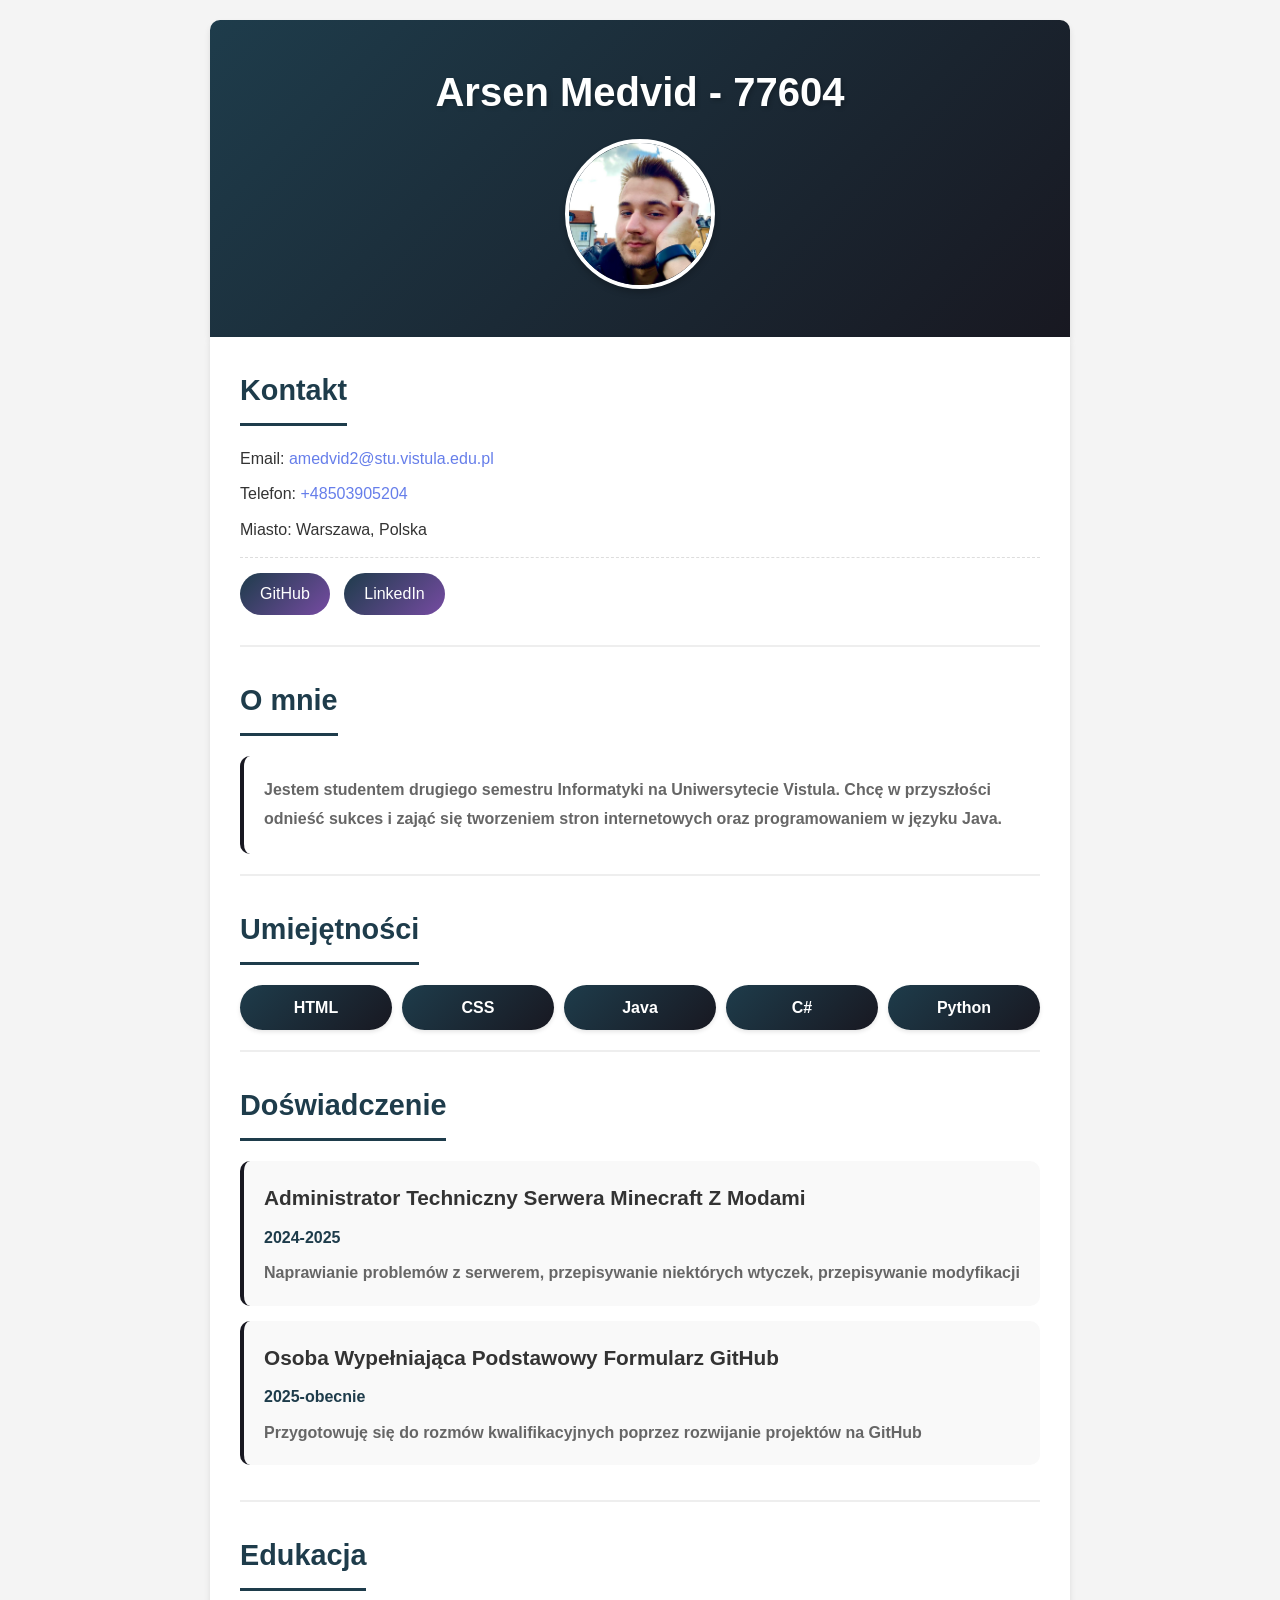
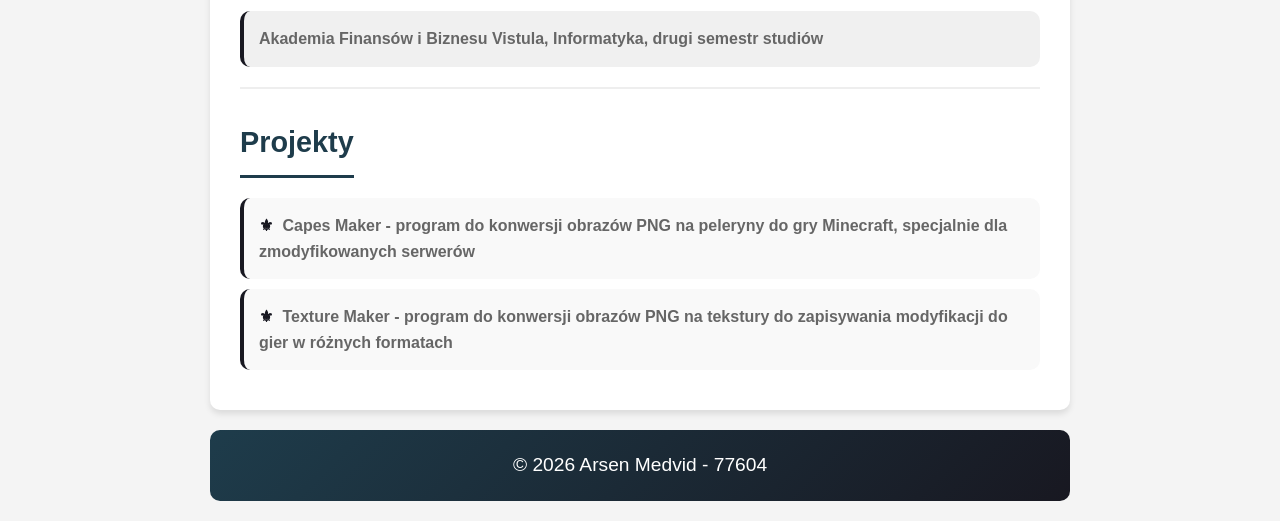
<file: zad1_cv/index.html>
<!DOCTYPE html>
<html lang="pl">

<head>
	<meta charset="UTF-8">
	<meta name="viewport" content="width=device-width, initial-scale=1.0">
	<title>Moje CV - Arsen Medvid</title>
	<style>
		* {
			margin: 0;
			padding: 0;
			box-sizing: border-box;
		}

		body {
			font-family: 'Segoe UI', 'Segoe UI', Tahoma, Geneva, Verdana, sans-serif;
			line-height: 1.6;
			color: #333;
			background-color: #f4f4f4;
			padding: 20px;
		}

		/* Główny kontener */
		body {
			max-width: 900px;
			margin: 0 auto;
		}

		/* Header */
		header {
			background: linear-gradient(135deg, #1E3C4B 0%, #181821 100%);
			color: white;
			padding: 40px 30px;
			border-radius: 10px 10px 0 0;
			text-align: center;
			box-shadow: 0 4px 6px rgba(0, 0, 0, 0.1);
		}

		header h1 {
			font-size: 2.5em;
			margin-bottom: 15px;
			text-shadow: 2px 2px 4px rgba(0, 0, 0, 0.2);
		}

		header img {
			width: 150px;
			height: 150px;
			border-radius: 50%;
			border: 4px solid white;
			box-shadow: 0 4px 6px rgba(0, 0, 0, 0.2);
			object-fit: cover;
			background-color: #ddd;
		}

		/* Main */
		main {
			background: white;
			padding: 30px;
			box-shadow: 0 4px 6px rgba(0, 0, 0, 0.1);
			border-radius: 0 0 10px 10px;
		}

		/* Sekcje */
		section {
			margin-bottom: 30px;
			padding-bottom: 20px;
			border-bottom: 2px solid #eee;
		}

		section:last-child {
			border-bottom: none;
			margin-bottom: 0;
			padding-bottom: 0;
		}

		section h2 {
			color: #1E3C4B;
			font-size: 1.8em;
			margin-bottom: 20px;
			padding-bottom: 10px;
			border-bottom: 3px solid #1E3C4B;
			display: inline-block;
		}

		/* Kontakt */
		section:first-of-type p {
			margin-bottom: 10px
		}

		section:first-of-type a {
			color: #667eea;
			text-decoration: none;
			transition: color 0.3s;
		}

		section:first-of-type a:hover {
			color: #764ba2;
			text-decoration: underline;
		}

		/* Linki zewnętrzne (GitHub, LinkedIn) */
		section:first-of-type p:last-of-type {
			margin-top: 15px;
			padding-top: 15px;
			border-top: 1px dashed #ddd;
		}

		section:first-of-type p:last-of-type a {
			display: inline-block;
			padding: 8px 20px;
			margin-right: 10px;
			background: linear-gradient(135deg, #1E3C4B 0%, #764ba2 100%);
			color: white;
			border-radius: 25px;
			font-weight: bolt;
			transition: transform 0.3s, box-shadow 0.3;
		}

		section:first-of-type p:last-of-type a:hover {
			transform: translateY(-2px);
			box-shadow: 0 4px 12px rgba(102, 126, 234, 0.4);
			text-decoration: none;
		}

		/* O mnie */
		section:nth-of-type(2) p {
			font-size: 1em;
			line-height: 1.8;
			padding: 20px;
			font-weight: bold;
			border-radius: 10px;
			border-left: 4px solid #181821;
			color: #666;
		}

		/* Umiejętności */
		section:nth-of-type(3) ul {
			list-style: none;
			display: grid;
			grid-template-columns: repeat(auto-fit, minmax(150px, 1fr));
			gap: 10px;
		}

		section:nth-of-type(3) li {
			background: linear-gradient(135deg, #1E3C4B 0%, #181821 100%);
			color: white;
			padding: 10px 15px;
			border-radius: 25px;
			text-align: center;
			font-weight: bold;
			box-shadow: 0 2px 4px rgba(0, 0, 0, 0.1);
			transition: transform 0.3s;
		}

		section:nth-of-type(3) li:hover {
			transform: scale(1.05);
		}

		/* Doświadczenie */
		article {
			background: #f9f9f9;
			padding: 20px;
			border-radius: 10px;
			margin-bottom: 15px;
			border-left: 4px solid #181821;
			transition: transform 0.3s, box-shadow 0.3s;
		}

		article h3 {
			color: #333;
			font-size: 1.3em;
			margin-bottom: 10px;
			text-transform: capitalize;
		}

		article p:first-of-type {
			color: #1E3C4B;
			font-weight: bold;
			margin-bottom: 10px;
		}

		article p:last-of-type {
			color: #666;
			font-weight: bold;
		}

		/* Edukacja */
		section:nth-of-type(5) p {
			background: #f0f0f0;
			padding: 15px;
			border-radius: 10px;
			font-weight: bold;
			border-left: 4px solid #181821;
			color: #666;
		}

		/* Projekty */
		section:nth-of-type(6) ul {
			list-style: none;
		}

		section:nth-of-type(6) li {
			background: #f9f9f9;
			padding: 15px;
			margin-bottom: 10px;
			border-radius: 10px;
			font-weight: bold;
			color: #666;
			border-left: 4px solid #181821;
			transition: transform 0.3s;
		}

		section:nth-of-type(6) li:before {
			content: "⚜ ";
			margin-right: 5px;
			font-weight: bold;
			color: #181821;
		}

		/* Footer */
		footer {
			text-align: center;
			margin-top: 20px;
			padding: 20px;
			background: linear-gradient(135deg, #1E3C4B 0%, #181821 100%);
			color: white;
			border-radius: 10px;

		}

		footer p {
			font-size: 1.2em;
		}
	</style>
</head>

<body>
	<header>
		<h1>Arsen Medvid - 77604</h1>
		<img src="zdjecie.png" alt="Moje Zdjęcie profilowe">
	</header>

	<main>
		<section>
			<h2>Kontakt</h2>
			<p>Email: <a href="mailto:amedvid2@stu.vistula.edu.pl">amedvid2@stu.vistula.edu.pl</a></p>
			<p>Telefon: <a href="tel:+48503905204">+48503905204</a></p>
			<p>Miasto: Warszawa, Polska</p>

			<p>
				<a href="https://github.com/PL77604" target="_blank" rel="noopener noreferrer">GitHub</a>
				<a href=" https://www.linkedin.com/in/arsen-medvid-6414993b8/" target="_blank"
					rel="noopener noreferrer">LinkedIn</a>
			</p>
		</section>

		<section>
			<h2>O mnie</h2>
			<p>Jestem studentem drugiego semestru Informatyki na Uniwersytecie Vistula. Chcę w przyszłości odnieść
				sukces i zająć się tworzeniem stron internetowych oraz programowaniem w języku Java.</p>
		</section>

		<section>
			<h2>Umiejętności</h2>
			<ul>
				<li>HTML</li>
				<li>CSS</li>
				<li>Java</li>
				<li>C#</li>
				<li>Python</li>
			</ul>
		</section>

		<section>
			<h2>Doświadczenie</h2>
			<article>
				<h3>administrator techniczny serwera Minecraft z modami</h3>
				<p>2024-2025</p>
				<p>Naprawianie problemów z serwerem, przepisywanie niektórych wtyczek, przepisywanie modyfikacji</p>
			</article>

			<article>
				<h3>osoba wypełniająca podstawowy formularz GitHub</h3>
				<p>2025-obecnie</p>
				<p>Przygotowuję się do rozmów kwalifikacyjnych poprzez rozwijanie projektów na GitHub</p>
			</article>
		</section>

		<section>
			<h2>Edukacja</h2>
			<p>Akademia Finansów i Biznesu Vistula, Informatyka, drugi semestr studiów</p>
		</section>

		<section>
			<h2>Projekty</h2>
			<ul>
				<li>Capes Maker - program do konwersji obrazów PNG na peleryny do gry Minecraft, specjalnie dla
					zmodyfikowanych serwerów</li>
				<li>Texture Maker - program do konwersji obrazów PNG na tekstury do zapisywania modyfikacji do gier w
					różnych formatach</li>
			</ul>
		</section>
	</main>

	<footer>
		<p>© 2026 Arsen Medvid - 77604</p>

	</footer>
</body>

</html>
</file>
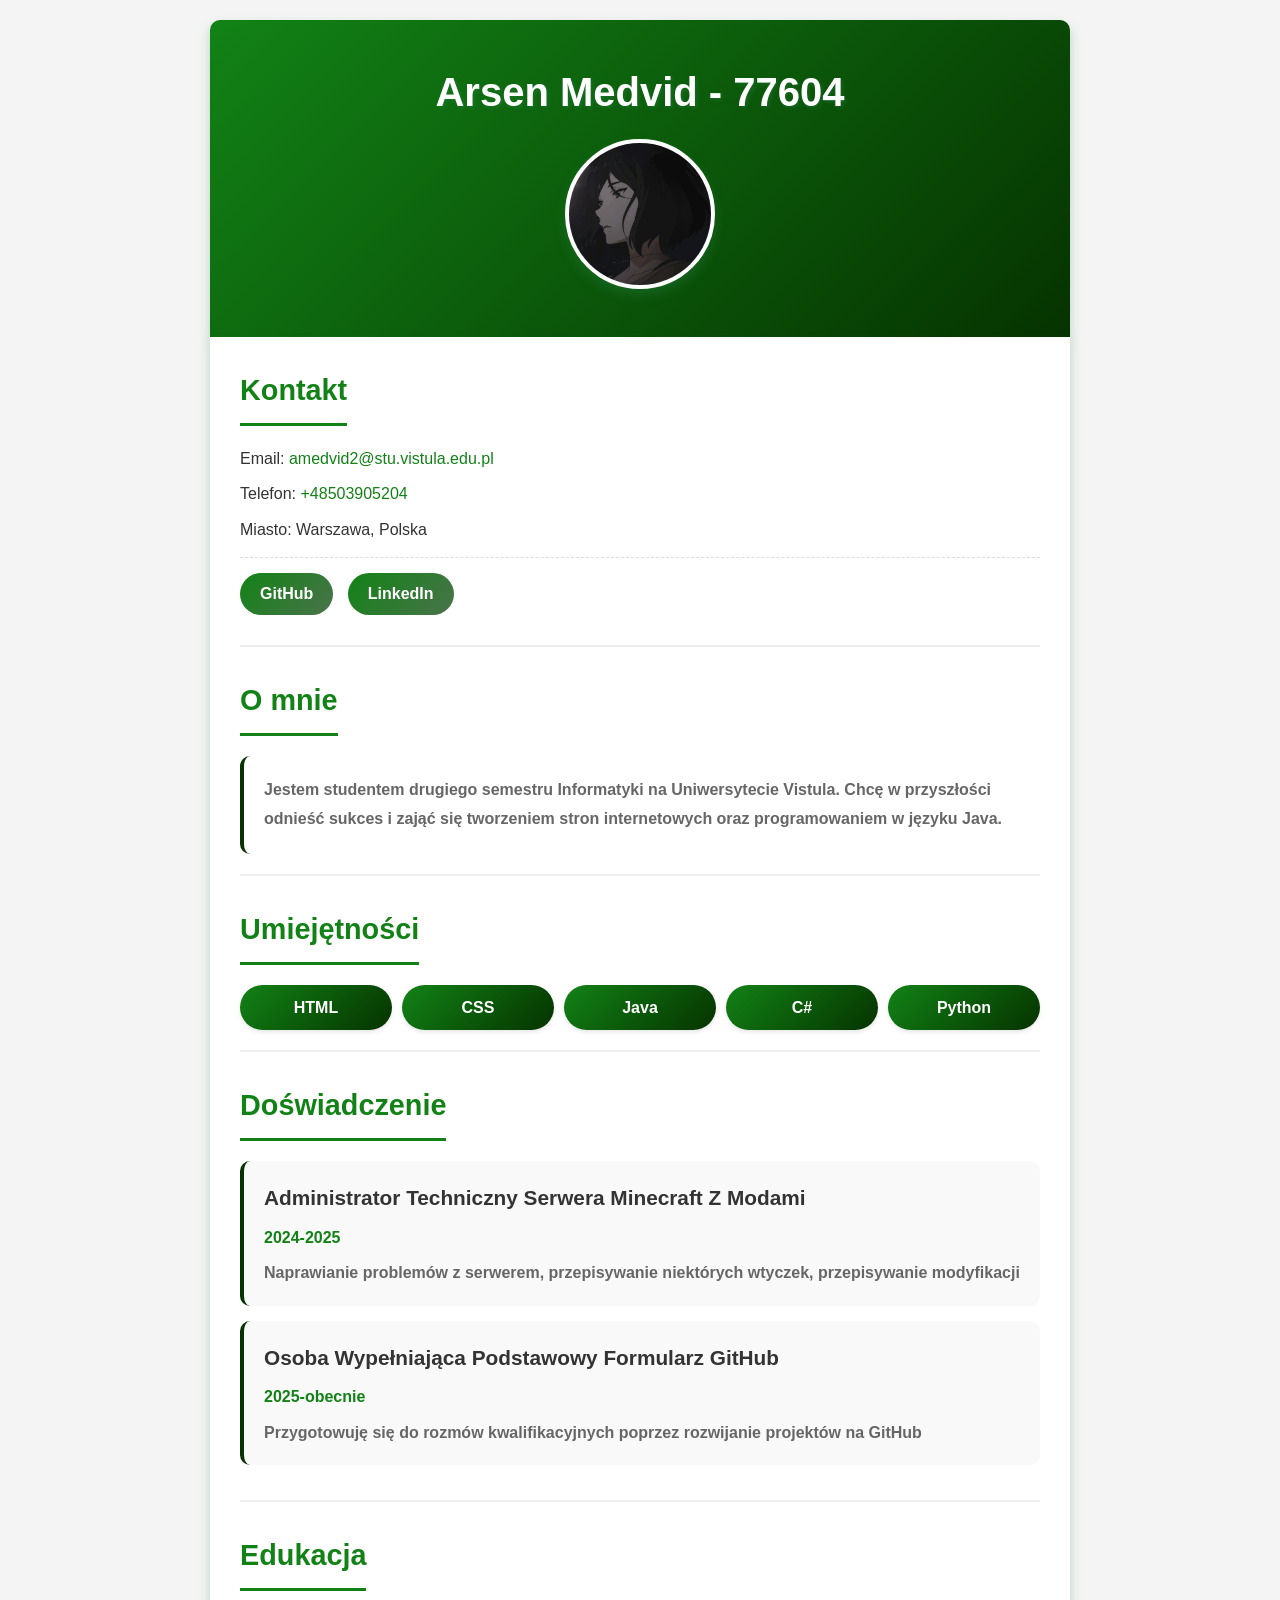
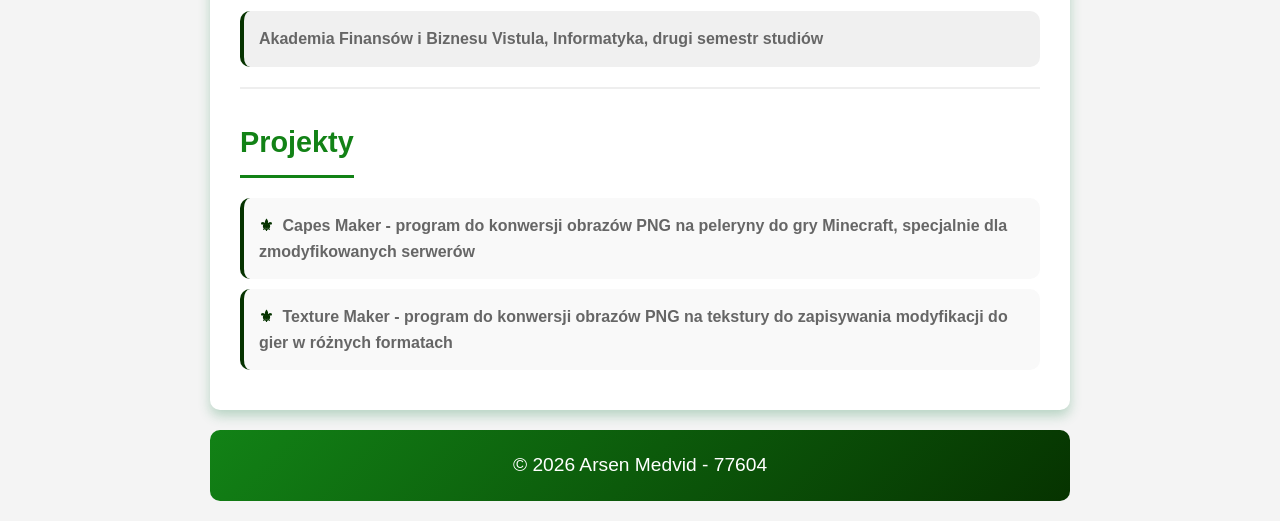
<file: zad2_css/index.html>
<!DOCTYPE html>
<html lang="pl">

<head>
	<meta charset="UTF-8">
	<meta name="viewport" content="width=device-width, initial-scale=1.0">
	<title>Moje CV - Arsen Medvid</title>
	<link rel="stylesheet" href="styles.css">
</head>

<body>
	<header>
		<h1>Arsen Medvid - 77604</h1>
		<img src="image.gif" alt="Moje Zdjęcie profilowe">
	</header>

	<main>
		<section>
			<h2>Kontakt</h2>
			<p>Email: <a href="mailto:amedvid2@stu.vistula.edu.pl">amedvid2@stu.vistula.edu.pl</a></p>
			<p>Telefon: <a href="tel:+48503905204">+48503905204</a></p>
			<p>Miasto: Warszawa, Polska</p>

			<p>
				<a href="https://github.com/PL77604" target="_blank" rel="noopener noreferrer">GitHub</a>
				<a href=" https://www.linkedin.com/in/arsen-medvid-6414993b8/" target="_blank"
					rel="noopener noreferrer">LinkedIn</a>
			</p>
		</section>

		<section>
			<h2>O mnie</h2>
			<p>Jestem studentem drugiego semestru Informatyki na Uniwersytecie Vistula. Chcę w przyszłości odnieść
				sukces i zająć się tworzeniem stron internetowych oraz programowaniem w języku Java.</p>
		</section>

		<section>
			<h2>Umiejętności</h2>
			<ul>
				<li>HTML</li>
				<li>CSS</li>
				<li>Java</li>
				<li>C#</li>
				<li>Python</li>
			</ul>
		</section>

		<section>
			<h2>Doświadczenie</h2>
			<article>
				<h3>administrator techniczny serwera Minecraft z modami</h3>
				<p>2024-2025</p>
				<p>Naprawianie problemów z serwerem, przepisywanie niektórych wtyczek, przepisywanie modyfikacji</p>
			</article>

			<article>
				<h3>osoba wypełniająca podstawowy formularz GitHub</h3>
				<p>2025-obecnie</p>
				<p>Przygotowuję się do rozmów kwalifikacyjnych poprzez rozwijanie projektów na GitHub</p>
			</article>
		</section>

		<section>
			<h2>Edukacja</h2>
			<p>Akademia Finansów i Biznesu Vistula, Informatyka, drugi semestr studiów</p>
		</section>

		<section>
			<h2>Projekty</h2>
			<ul>
				<li>Capes Maker - program do konwersji obrazów PNG na peleryny do gry Minecraft, specjalnie dla
					zmodyfikowanych serwerów</li>
				<li>Texture Maker - program do konwersji obrazów PNG na tekstury do zapisywania modyfikacji do gier w
					różnych formatach</li>
			</ul>
		</section>
	</main>

	<footer>
		<p>© 2026 Arsen Medvid - 77604</p>

	</footer>
</body>

</html>
</file>
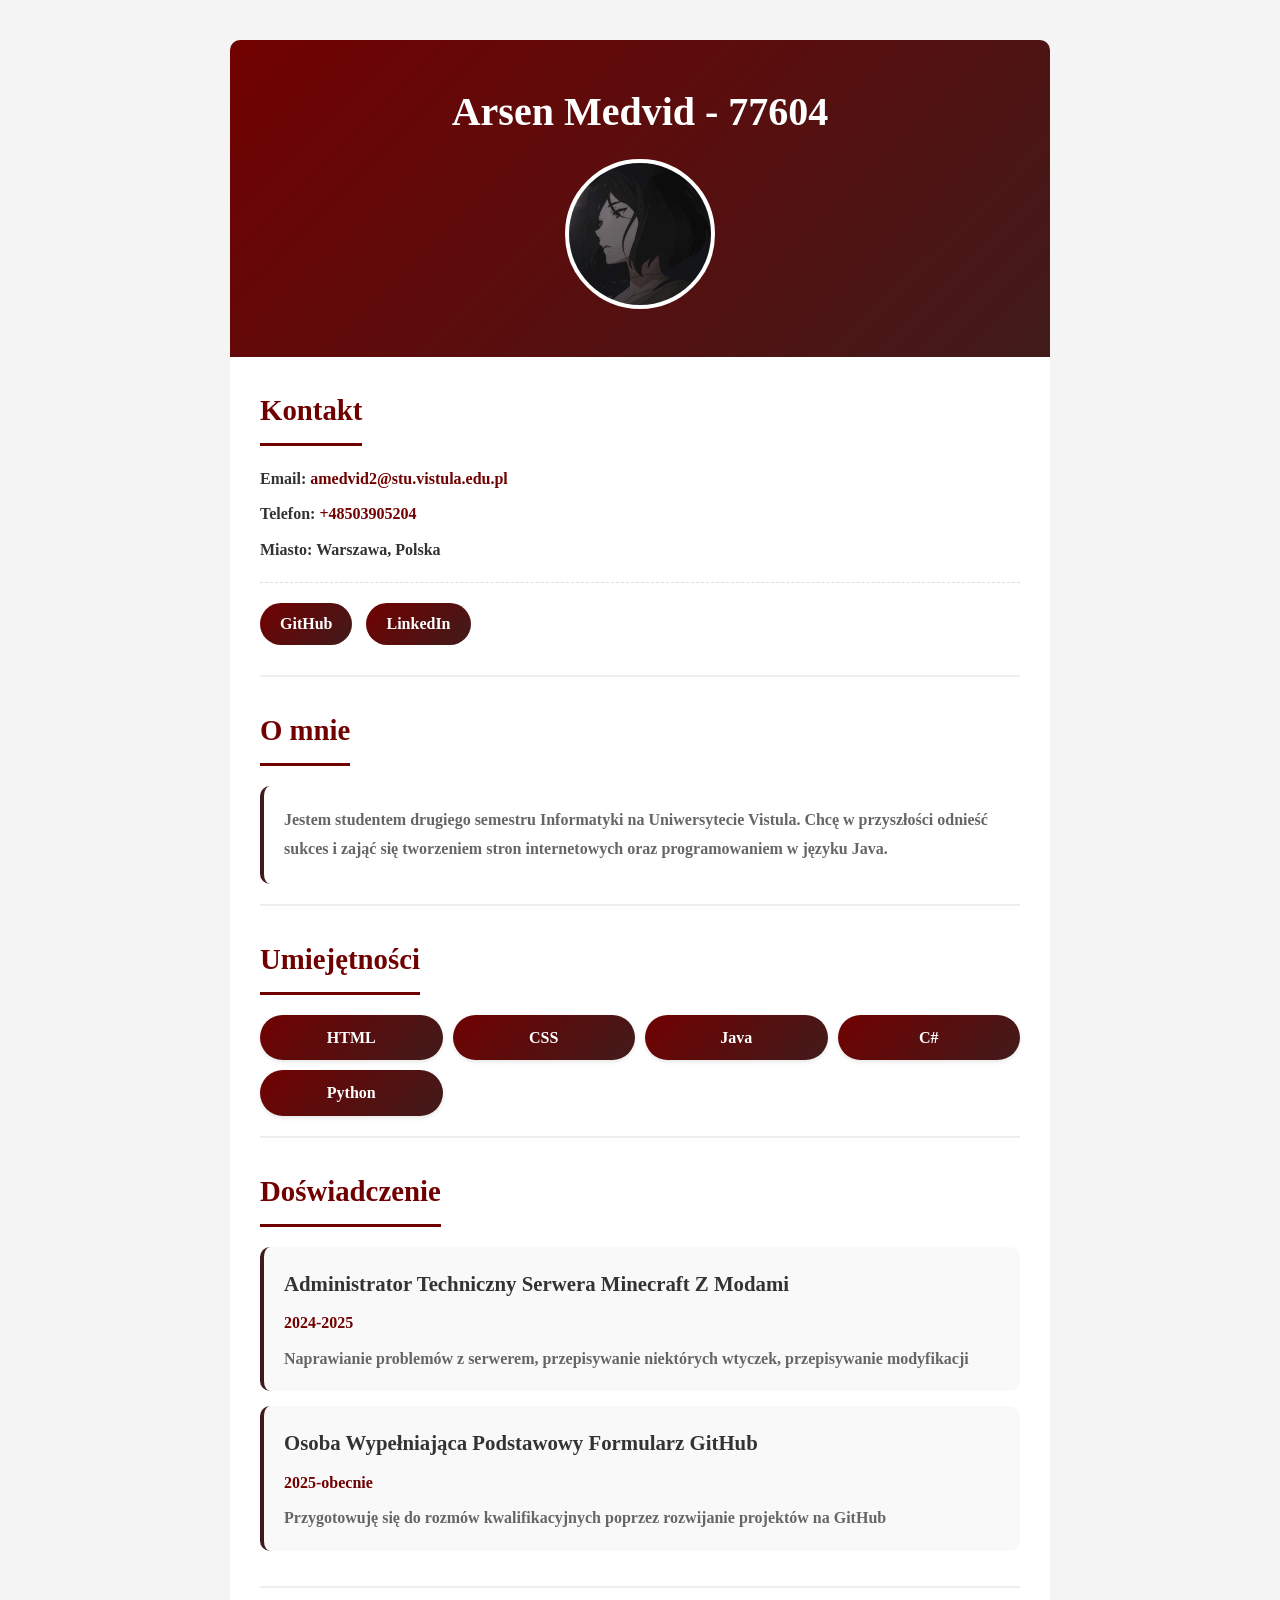
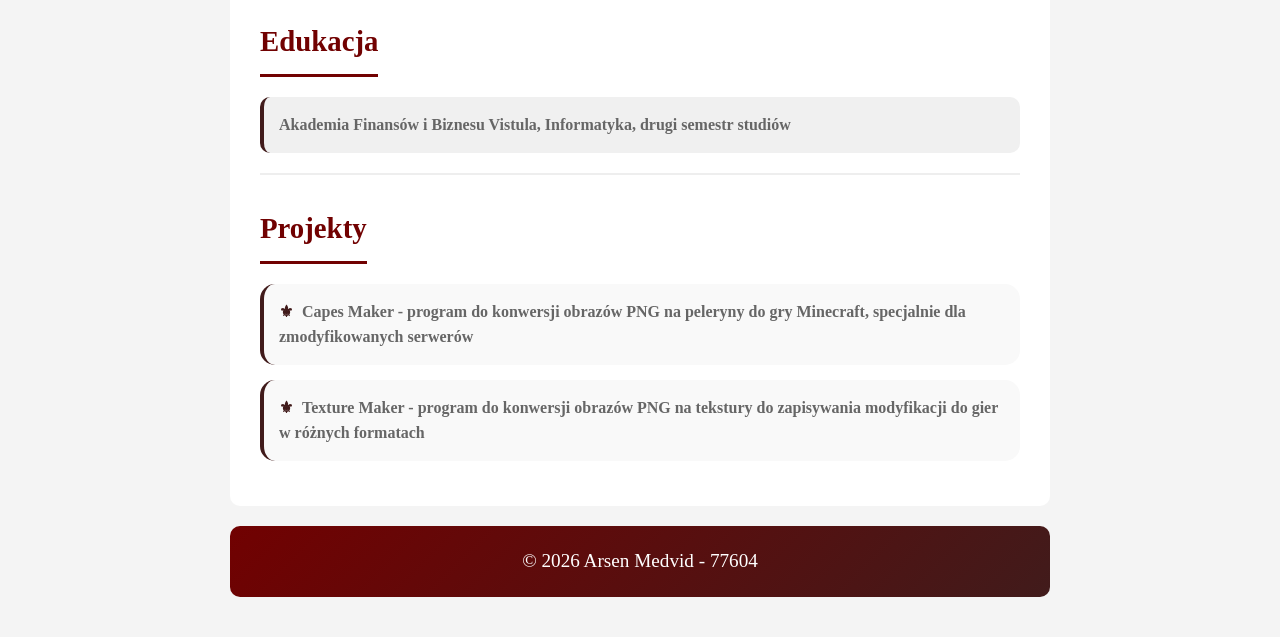
<file: zad3_motyw/index.html>
<!DOCTYPE html>
<html lang="pl">

<head>
	<meta charset="UTF-8">
	<meta name="viewport" content="width=device-width, initial-scale=1.0">
	<title>Moje CV - Arsen Medvid</title>
	<link rel="stylesheet" href="red.css">
</head>

<body>
	<header>
		<h1>Arsen Medvid - 77604</h1>
		<img src="image.gif" alt="Moje Zdjęcie profilowe">
	</header>

	<main>
		<section>
			<h2>Kontakt</h2>
			<p>Email: <a href="mailto:amedvid2@stu.vistula.edu.pl">amedvid2@stu.vistula.edu.pl</a></p>
			<p>Telefon: <a href="tel:+48503905204">+48503905204</a></p>
			<p>Miasto: Warszawa, Polska</p>

			<p>
				<a href="https://github.com/PL77604" target="_blank" rel="noopener noreferrer">GitHub</a>
				<a href=" https://www.linkedin.com/in/arsen-medvid-6414993b8/" target="_blank"
					rel="noopener noreferrer">LinkedIn</a>
			</p>
		</section>

		<section>
			<h2>O mnie</h2>
			<p>Jestem studentem drugiego semestru Informatyki na Uniwersytecie Vistula. Chcę w przyszłości odnieść
				sukces i zająć się tworzeniem stron internetowych oraz programowaniem w języku Java.</p>
		</section>

		<section>
			<h2>Umiejętności</h2>
			<ul>
				<li>HTML</li>
				<li>CSS</li>
				<li>Java</li>
				<li>C#</li>
				<li>Python</li>
			</ul>
		</section>

		<section>
			<h2>Doświadczenie</h2>
			<article>
				<h3>administrator techniczny serwera Minecraft z modami</h3>
				<p>2024-2025</p>
				<p>Naprawianie problemów z serwerem, przepisywanie niektórych wtyczek, przepisywanie modyfikacji</p>
			</article>

			<article>
				<h3>osoba wypełniająca podstawowy formularz GitHub</h3>
				<p>2025-obecnie</p>
				<p>Przygotowuję się do rozmów kwalifikacyjnych poprzez rozwijanie projektów na GitHub</p>
			</article>
		</section>

		<section>
			<h2>Edukacja</h2>
			<p>Akademia Finansów i Biznesu Vistula, Informatyka, drugi semestr studiów</p>
		</section>

		<section>
			<h2>Projekty</h2>
			<ul>
				<li>Capes Maker - program do konwersji obrazów PNG na peleryny do gry Minecraft, specjalnie dla
					zmodyfikowanych serwerów</li>
				<li>Texture Maker - program do konwersji obrazów PNG na tekstury do zapisywania modyfikacji do gier w
					różnych formatach</li>
			</ul>
		</section>
	</main>

	<footer>
		<p>© 2026 Arsen Medvid - 77604</p>

	</footer>
</body>

</html>
</file>
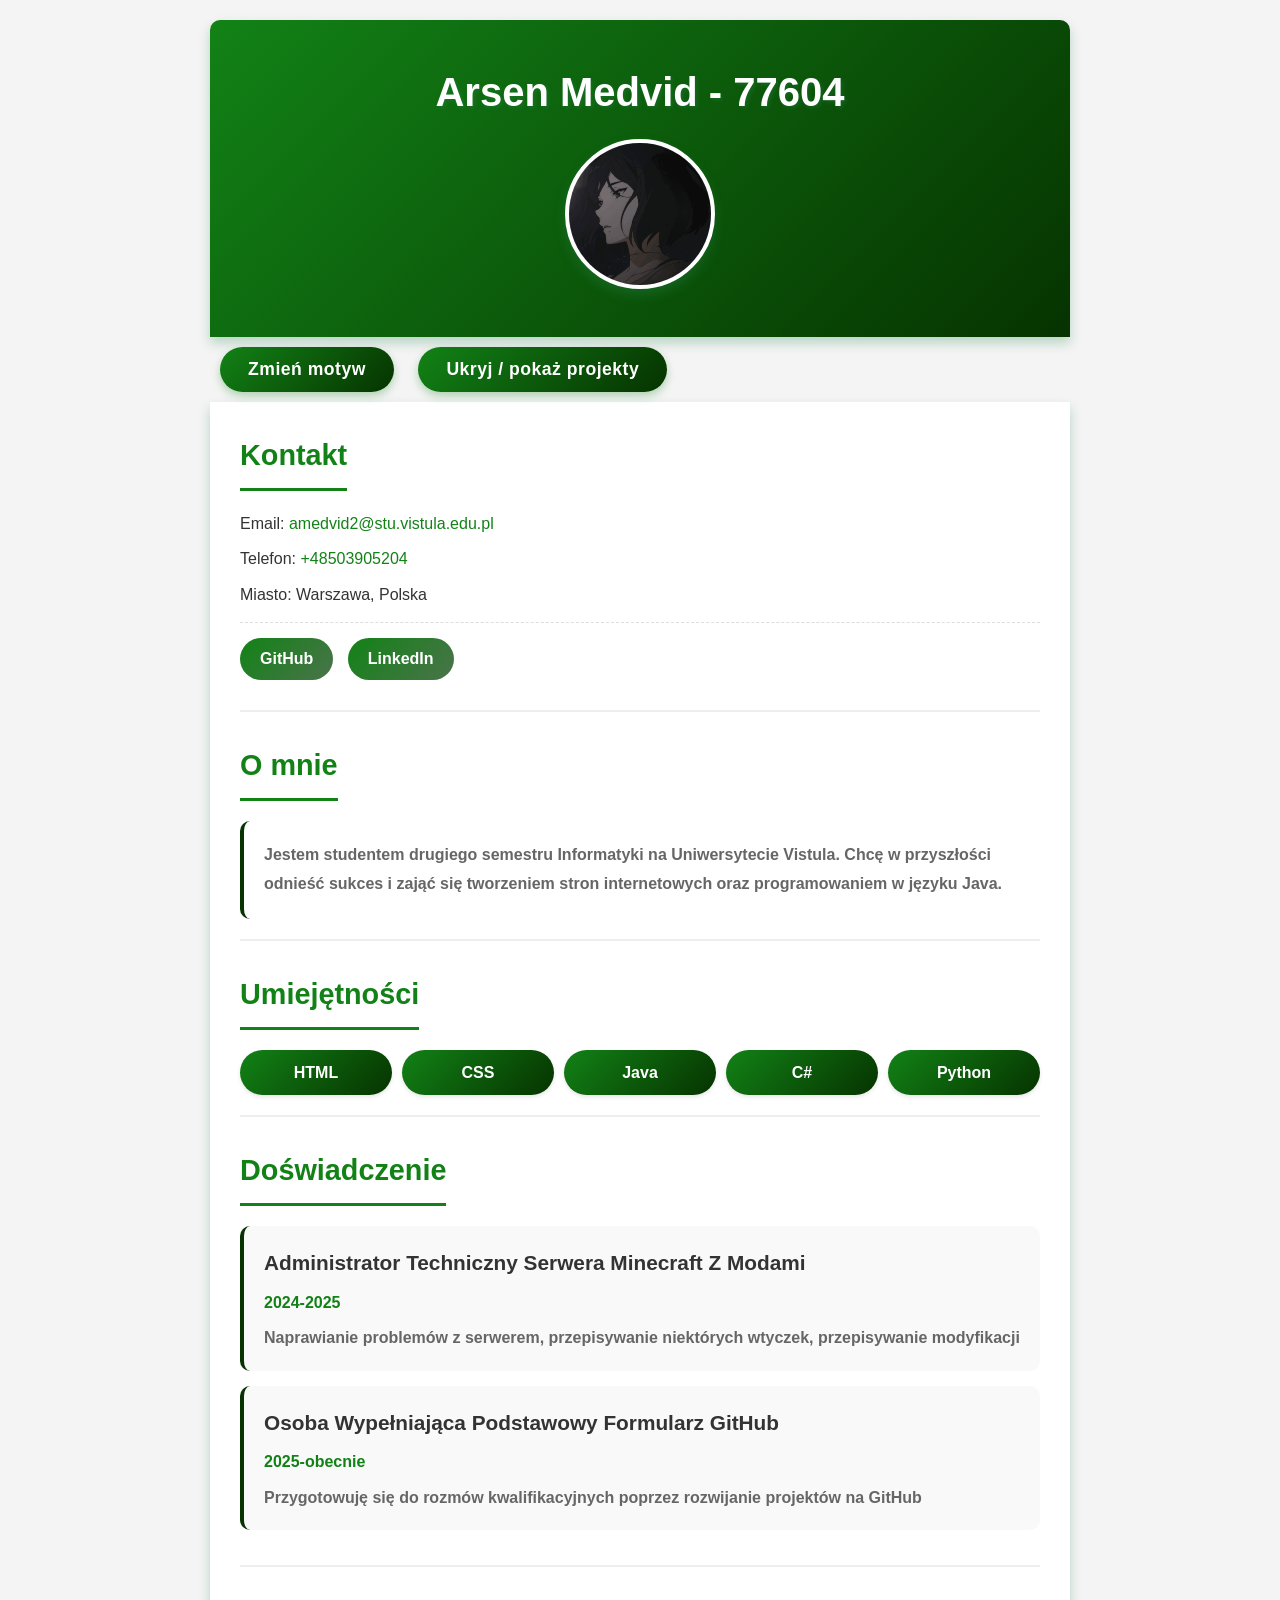
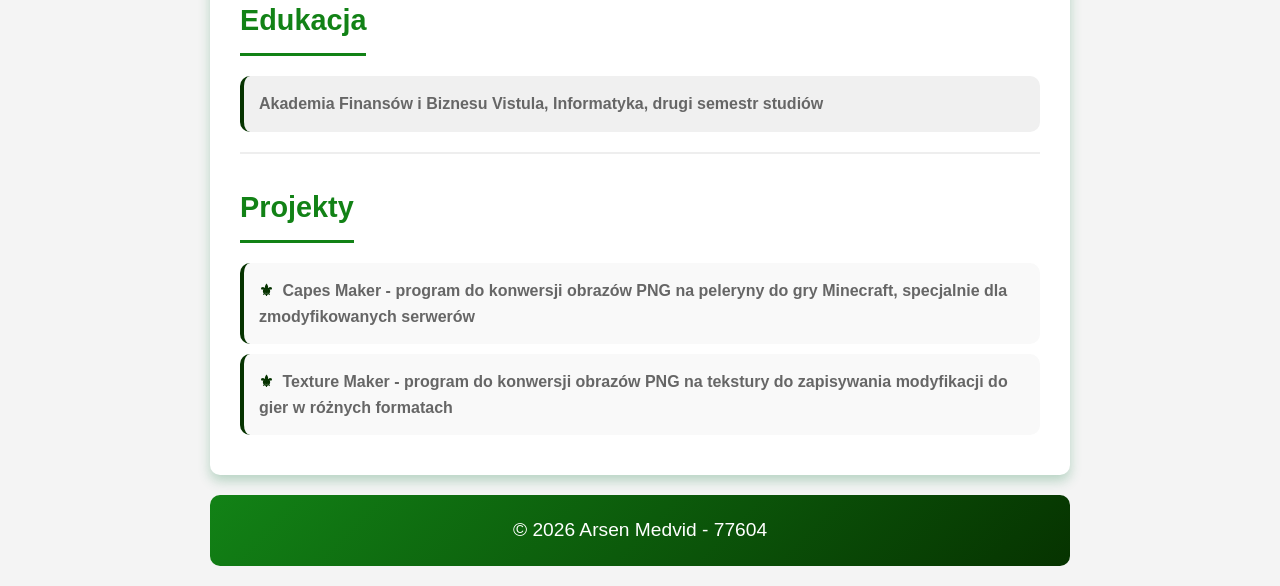
<file: zad4_js/index.html>
<!DOCTYPE html>
<html lang="pl">

<head>
	<meta charset="UTF-8">
	<meta name="viewport" content="width=device-width, initial-scale=1.0">
	<title>Moje CV - Arsen Medvid</title>
	<link id="ThemeStylesheet" rel="stylesheet" href="green.css">
</head>

<body>
	<header>
		<h1>Arsen Medvid - 77604</h1>
		<img src="image.gif" alt="Moje Zdjęcie profilowe">
	</header>

	<div>
		<button id="themeBtn">Zmień motyw</button>
		<button id="toggleProjectsBtn">Ukryj / pokaż projekty</button>
	</div>

	<main>
		<section>
			<h2>Kontakt</h2>
			<p>Email: <a href="mailto:amedvid2@stu.vistula.edu.pl">amedvid2@stu.vistula.edu.pl</a></p>
			<p>Telefon: <a href="tel:+48503905204">+48503905204</a></p>
			<p>Miasto: Warszawa, Polska</p>

			<p>
				<a href="https://github.com/PL77604" target="_blank" rel="noopener noreferrer">GitHub</a>
				<a href=" https://www.linkedin.com/in/arsen-medvid-6414993b8/" target="_blank"
					rel="noopener noreferrer">LinkedIn</a>
			</p>
		</section>

		<section>
			<h2>O mnie</h2>
			<p>Jestem studentem drugiego semestru Informatyki na Uniwersytecie Vistula. Chcę w przyszłości odnieść
				sukces i zająć się tworzeniem stron internetowych oraz programowaniem w języku Java.</p>
		</section>

		<section>
			<h2>Umiejętności</h2>
			<ul>
				<li>HTML</li>
				<li>CSS</li>
				<li>Java</li>
				<li>C#</li>
				<li>Python</li>
			</ul>
		</section>

		<section>
			<h2>Doświadczenie</h2>
			<article>
				<h3>administrator techniczny serwera Minecraft z modami</h3>
				<p>2024-2025</p>
				<p>Naprawianie problemów z serwerem, przepisywanie niektórych wtyczek, przepisywanie modyfikacji</p>
			</article>

			<article>
				<h3>osoba wypełniająca podstawowy formularz GitHub</h3>
				<p>2025-obecnie</p>
				<p>Przygotowuję się do rozmów kwalifikacyjnych poprzez rozwijanie projektów na GitHub</p>
			</article>
		</section>

		<section>
			<h2>Edukacja</h2>
			<p>Akademia Finansów i Biznesu Vistula, Informatyka, drugi semestr studiów</p>
		</section>

		<section id="projectsSection">
			<h2>Projekty</h2>
			<ul>
				<li>Capes Maker - program do konwersji obrazów PNG na peleryny do gry Minecraft, specjalnie dla
					zmodyfikowanych serwerów</li>
				<li>Texture Maker - program do konwersji obrazów PNG na tekstury do zapisywania modyfikacji do gier w
					różnych formatach</li>
			</ul>
		</section>
	</main>

	<footer>
		<p>© 2026 Arsen Medvid - 77604</p>

	</footer>

	<script src="script.js"></script>
</body>

</html>
</file>
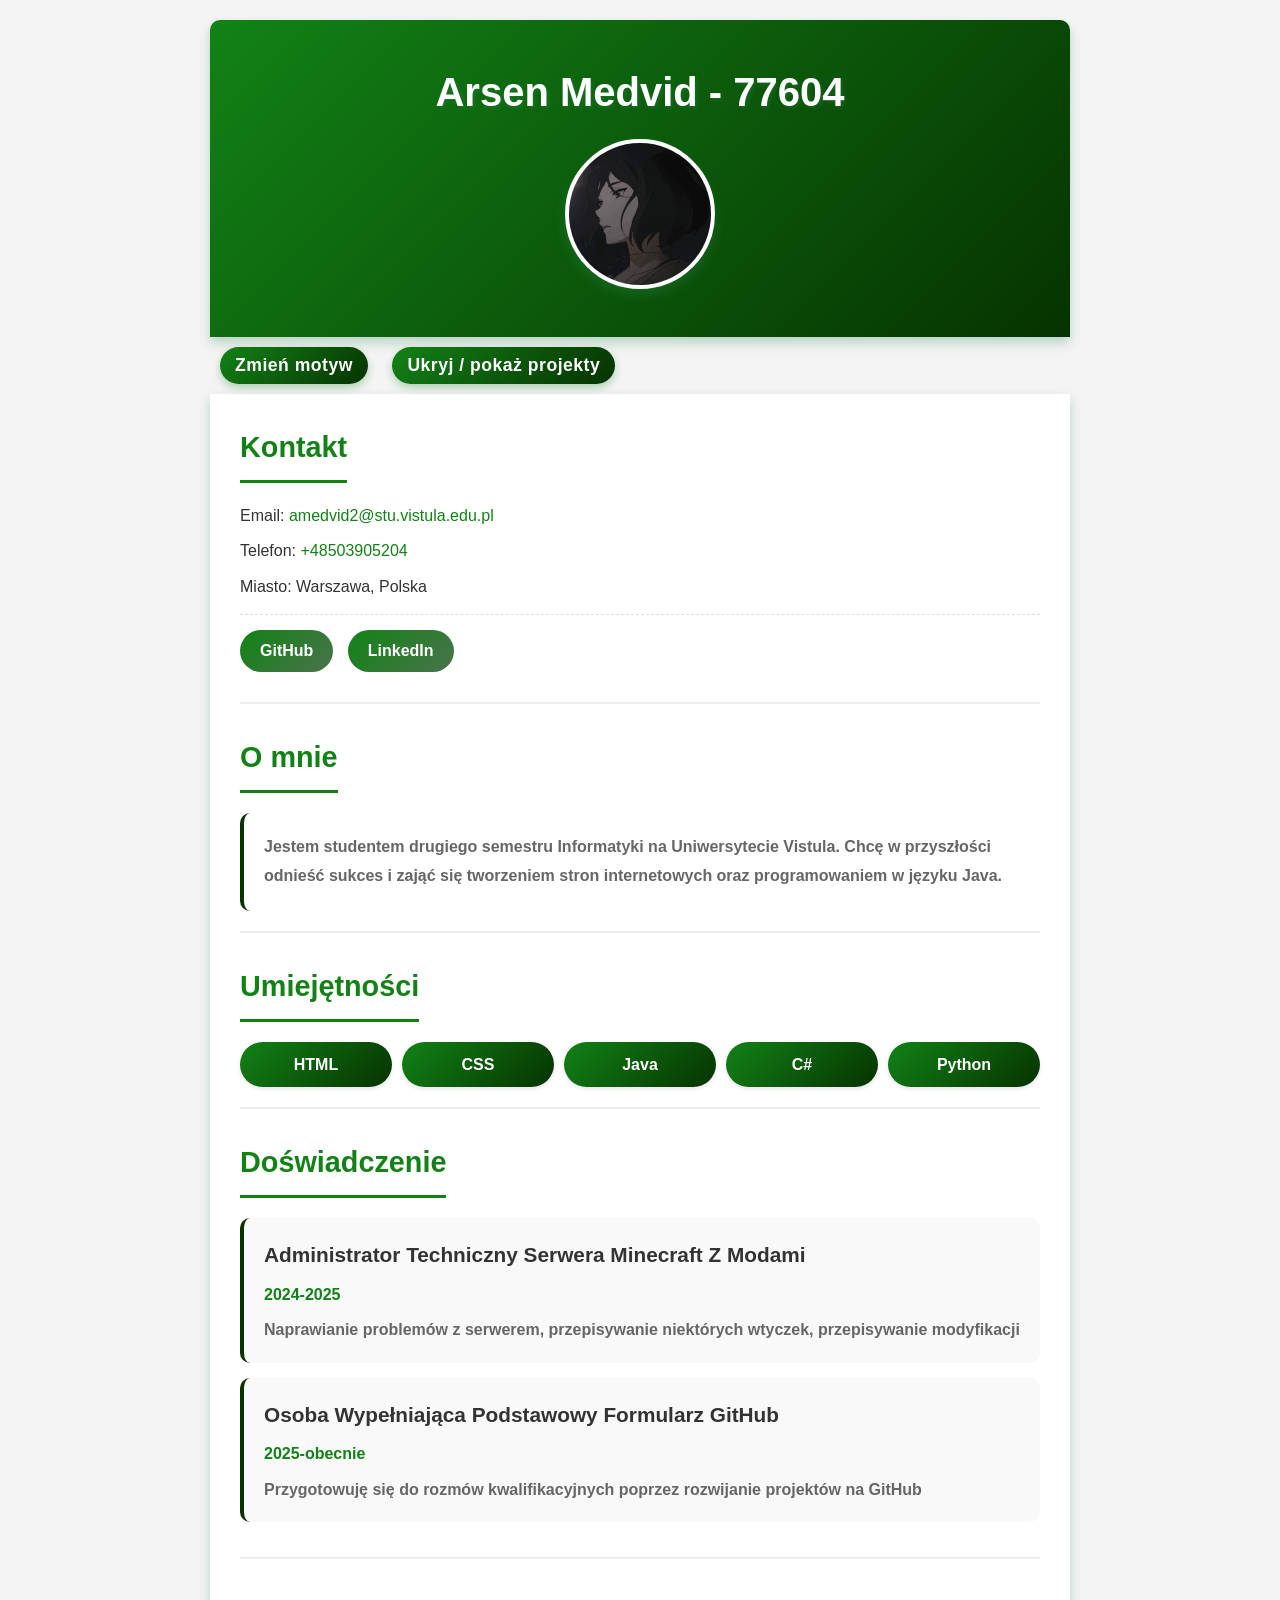
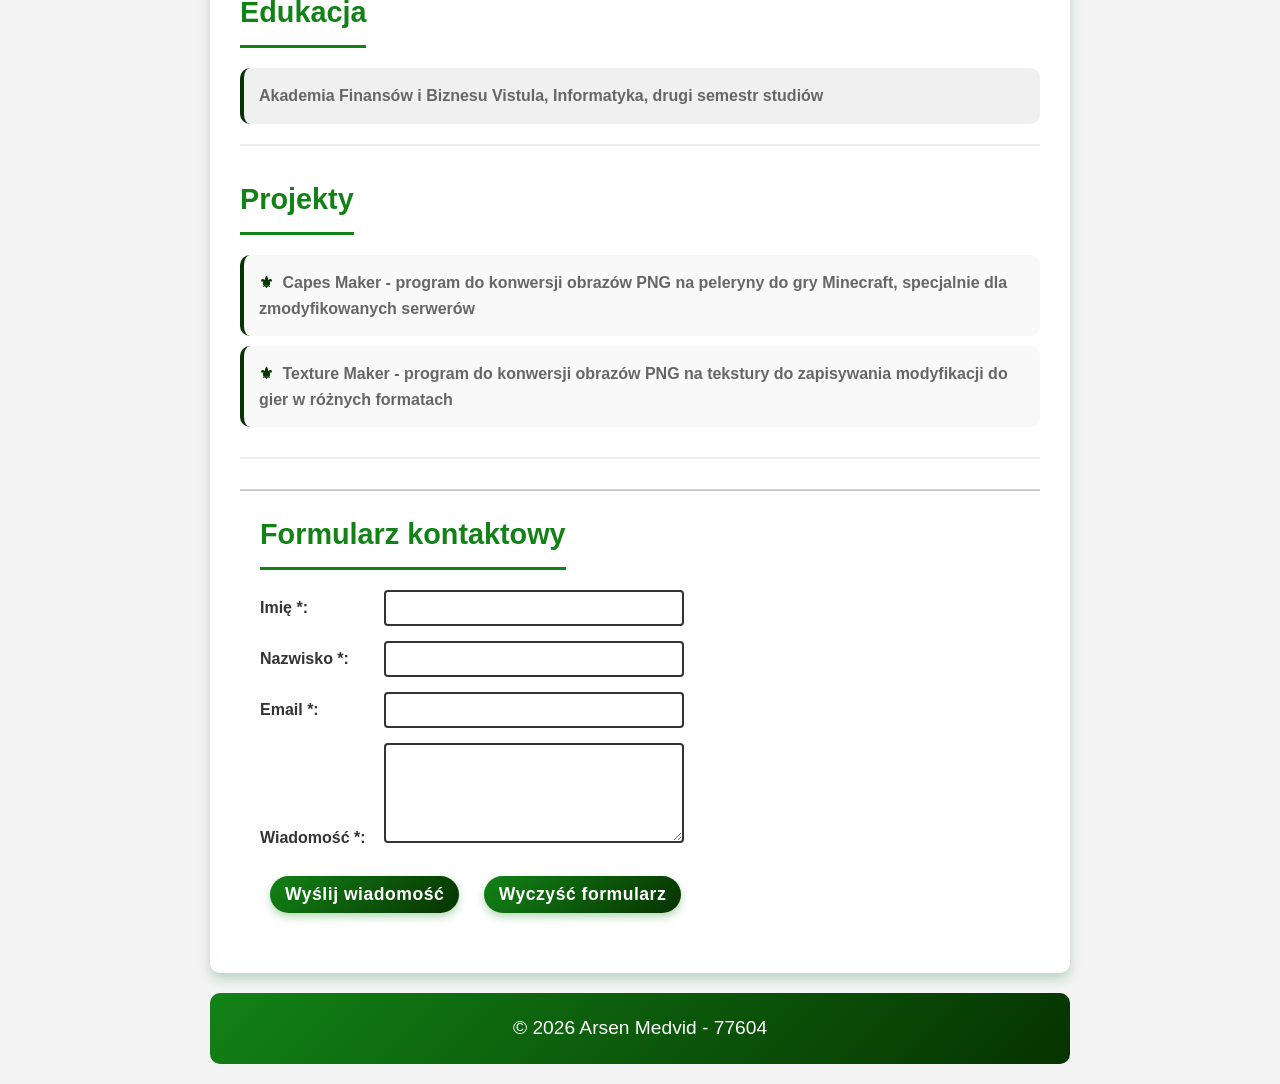
<file: zad5_form/index.html>
<!DOCTYPE html>
<html lang="pl">

<head>
	<meta charset="UTF-8">
	<meta name="viewport" content="width=device-width, initial-scale=1.0">
	<title>Moje CV - Arsen Medvid</title>
	<link id="ThemeStylesheet" rel="stylesheet" href="green.css">
</head>

<body>
	<header>
		<h1>Arsen Medvid - 77604</h1>
		<img src="image.gif" alt="Moje Zdjęcie profilowe">
	</header>

	<div>
		<button id="themeBtn">Zmień motyw</button>
		<button id="toggleProjectsBtn">Ukryj / pokaż projekty</button>
	</div>

	<main>
		<section>
			<h2>Kontakt</h2>
			<p>Email: <a href="mailto:amedvid2@stu.vistula.edu.pl">amedvid2@stu.vistula.edu.pl</a></p>
			<p>Telefon: <a href="tel:+48503905204">+48503905204</a></p>
			<p>Miasto: Warszawa, Polska</p>

			<p>
				<a href="https://github.com/PL77604" target="_blank" rel="noopener noreferrer">GitHub</a>
				<a href=" https://www.linkedin.com/in/arsen-medvid-6414993b8/" target="_blank"
					rel="noopener noreferrer">LinkedIn</a>
			</p>
		</section>

		<section>
			<h2>O mnie</h2>
			<p>Jestem studentem drugiego semestru Informatyki na Uniwersytecie Vistula. Chcę w przyszłości odnieść
				sukces i zająć się tworzeniem stron internetowych oraz programowaniem w języku Java.</p>
		</section>

		<section>
			<h2>Umiejętności</h2>
			<ul>
				<li>HTML</li>
				<li>CSS</li>
				<li>Java</li>
				<li>C#</li>
				<li>Python</li>
			</ul>
		</section>

		<section>
			<h2>Doświadczenie</h2>
			<article>
				<h3>administrator techniczny serwera Minecraft z modami</h3>
				<p>2024-2025</p>
				<p>Naprawianie problemów z serwerem, przepisywanie niektórych wtyczek, przepisywanie modyfikacji</p>
			</article>

			<article>
				<h3>osoba wypełniająca podstawowy formularz GitHub</h3>
				<p>2025-obecnie</p>
				<p>Przygotowuję się do rozmów kwalifikacyjnych poprzez rozwijanie projektów na GitHub</p>
			</article>
		</section>

		<section>
			<h2>Edukacja</h2>
			<p>Akademia Finansów i Biznesu Vistula, Informatyka, drugi semestr studiów</p>
		</section>

		<section id="projectsSection">
			<h2>Projekty</h2>
			<ul>
				<li>Capes Maker - program do konwersji obrazów PNG na peleryny do gry Minecraft, specjalnie dla
					zmodyfikowanych serwerów</li>
				<li>Texture Maker - program do konwersji obrazów PNG na tekstury do zapisywania modyfikacji do gier w
					różnych formatach</li>
			</ul>
		</section>

		<section id="contactFormSection">
			<h2>Formularz kontaktowy</h2>
			<form id="contactForm">
				<div>
					<label for="name">Imię *:</label>
					<input type="text" id="name" name="name">
					<span class="error" id="nameError"></span>
				</div>

				<div>
					<label for="surname">Nazwisko *:</label>
					<input type="text" id="surname" name="surname">
					<span class="error" id="surnameError"></span>
				</div>

				<div>
					<label for="email">Email *:</label>
					<input type="email" id="email" name="email">
					<span class="error" id="emailError"></span>
				</div>

				<div>
					<label for="message">Wiadomość *:</label>
					<textarea id="message" name="message" rows="5"></textarea>
					<span class="error" id="messageError"></span>
				</div>

				<button type="submit">Wyślij wiadomość</button>
				<button type="reset">Wyczyść formularz</button>
			</form>
		</section>
	</main>

	<footer>
		<p>© 2026 Arsen Medvid - 77604</p>

	</footer>

	<script src="script.js"></script>
</body>

</html>
</file>
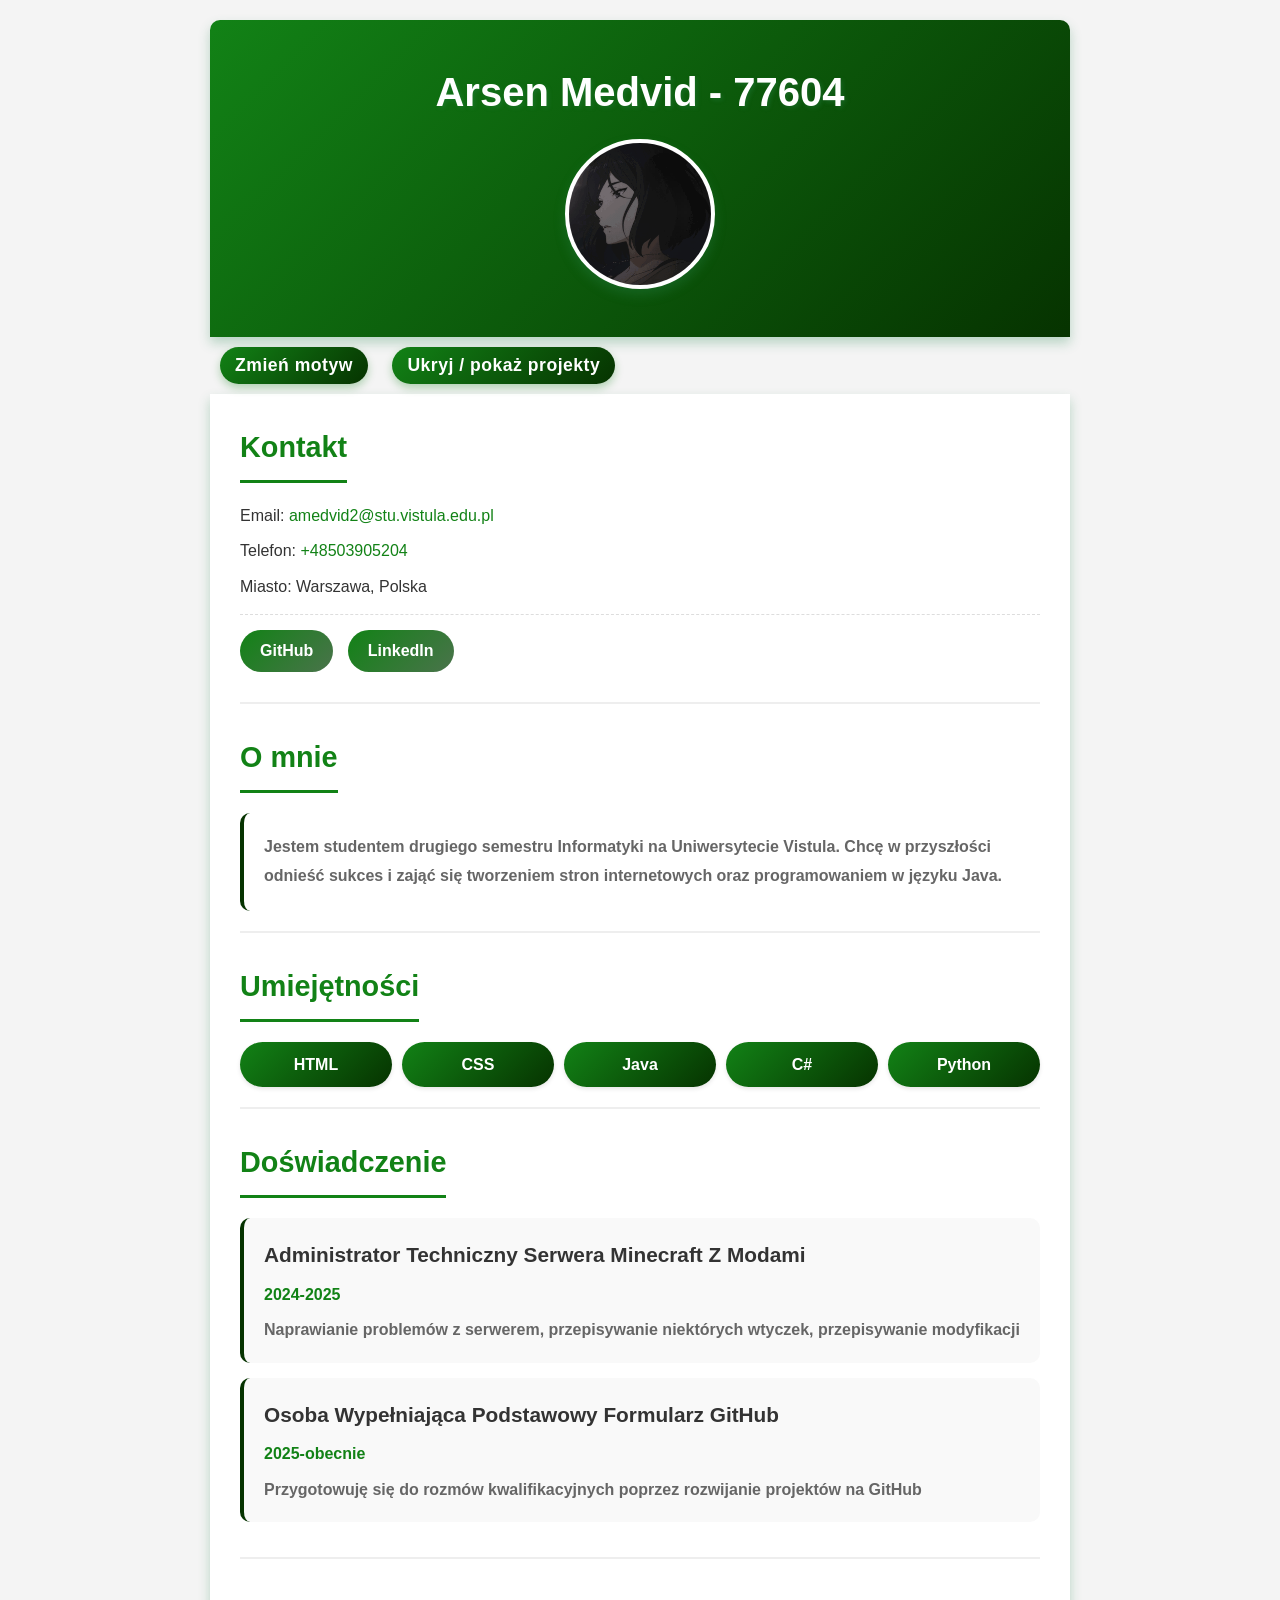
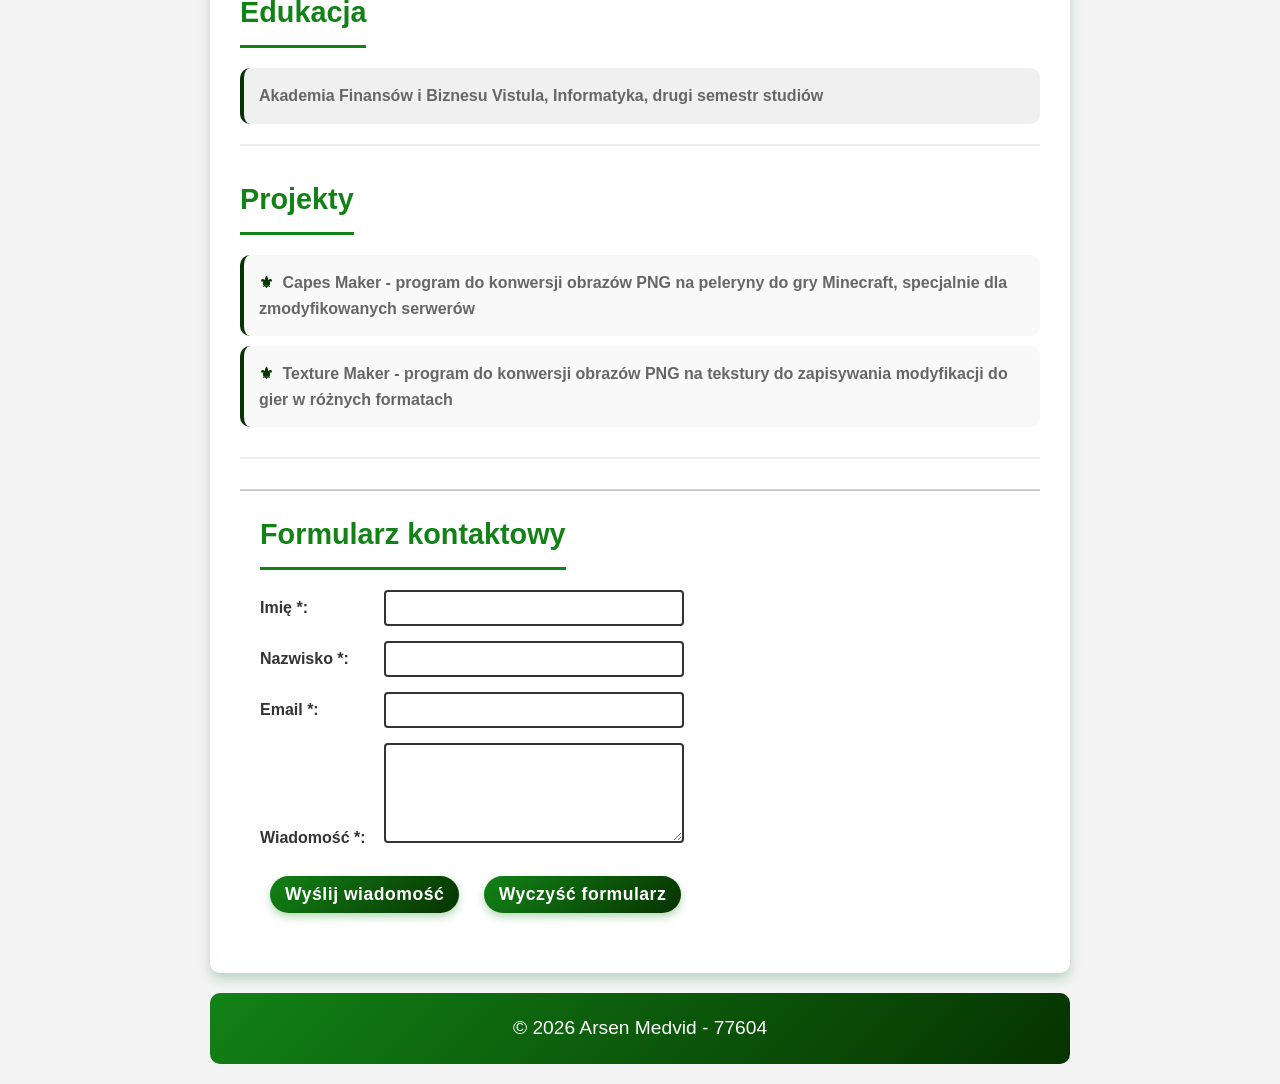
<file: zad6_json/index.html>
<!DOCTYPE html>
<html lang="pl">

<head>
	<meta charset="UTF-8">
	<meta name="viewport" content="width=device-width, initial-scale=1.0">
	<title>Moje CV - Arsen Medvid</title>
	<link id="ThemeStylesheet" rel="stylesheet" href="green.css">
</head>

<body>
	<header>
		<h1>Arsen Medvid - 77604</h1>
		<img src="image.gif" alt="Moje Zdjęcie profilowe">
	</header>

	<div>
		<button id="themeBtn">Zmień motyw</button>
		<button id="toggleProjectsBtn">Ukryj / pokaż projekty</button>
	</div>

	<main>
		<section>
			<h2>Kontakt</h2>
			<p>Email: <a href="mailto:amedvid2@stu.vistula.edu.pl">amedvid2@stu.vistula.edu.pl</a></p>
			<p>Telefon: <a href="tel:+48503905204">+48503905204</a></p>
			<p>Miasto: Warszawa, Polska</p>

			<p>
				<a href="https://github.com/PL77604" target="_blank" rel="noopener noreferrer">GitHub</a>
				<a href=" https://www.linkedin.com/in/arsen-medvid-6414993b8/" target="_blank"
					rel="noopener noreferrer">LinkedIn</a>
			</p>
		</section>

		<section>
			<h2>O mnie</h2>
			<p>Jestem studentem drugiego semestru Informatyki na Uniwersytecie Vistula. Chcę w przyszłości odnieść
				sukces i zająć się tworzeniem stron internetowych oraz programowaniem w języku Java.</p>
		</section>

		<section>
			<h2>Umiejętności</h2>
			<ul id="skills-list"></ul>
		</section>

		<section>
			<h2>Doświadczenie</h2>
			<article>
				<h3>administrator techniczny serwera Minecraft z modami</h3>
				<p>2024-2025</p>
				<p>Naprawianie problemów z serwerem, przepisywanie niektórych wtyczek, przepisywanie modyfikacji</p>
			</article>

			<article>
				<h3>osoba wypełniająca podstawowy formularz GitHub</h3>
				<p>2025-obecnie</p>
				<p>Przygotowuję się do rozmów kwalifikacyjnych poprzez rozwijanie projektów na GitHub</p>
			</article>
		</section>

		<section>
			<h2>Edukacja</h2>
			<p>Akademia Finansów i Biznesu Vistula, Informatyka, drugi semestr studiów</p>
		</section>

		<section id="projectsSection">
			<h2>Projekty</h2>
			<ul id="projects-list"></ul>
		</section>

		<section id="contactFormSection">
			<h2>Formularz kontaktowy</h2>
			<form id="contactForm">
				<div>
					<label for="name">Imię *:</label>
					<input type="text" id="name" name="name">
					<span class="error" id="nameError"></span>
				</div>

				<div>
					<label for="surname">Nazwisko *:</label>
					<input type="text" id="surname" name="surname">
					<span class="error" id="surnameError"></span>
				</div>

				<div>
					<label for="email">Email *:</label>
					<input type="email" id="email" name="email">
					<span class="error" id="emailError"></span>
				</div>

				<div>
					<label for="message">Wiadomość *:</label>
					<textarea id="message" name="message" rows="5"></textarea>
					<span class="error" id="messageError"></span>
				</div>

				<button type="submit">Wyślij wiadomość</button>
				<button type="reset">Wyczyść formularz</button>
			</form>
		</section>
	</main>

	<footer>
		<p>© 2026 Arsen Medvid - 77604</p>

	</footer>

	<script src="script.js"></script>
</body>

</html>
</file>
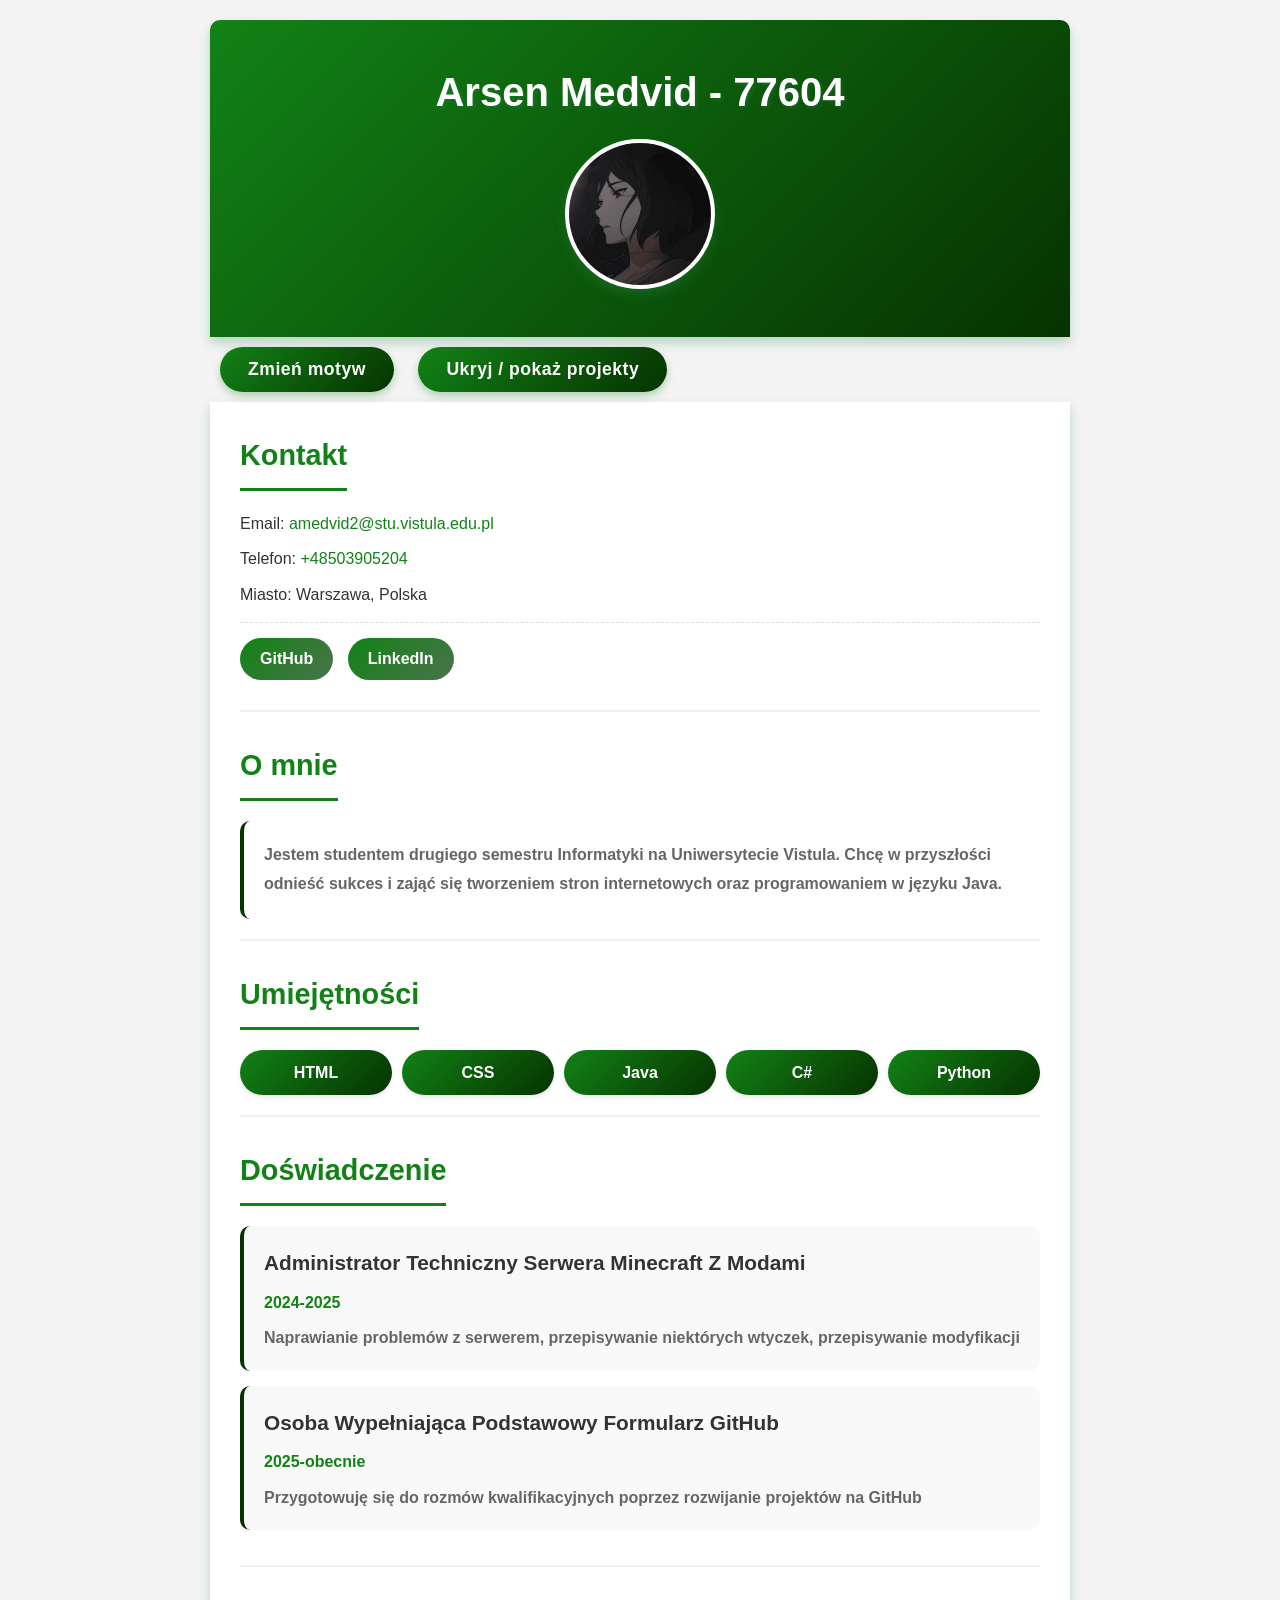
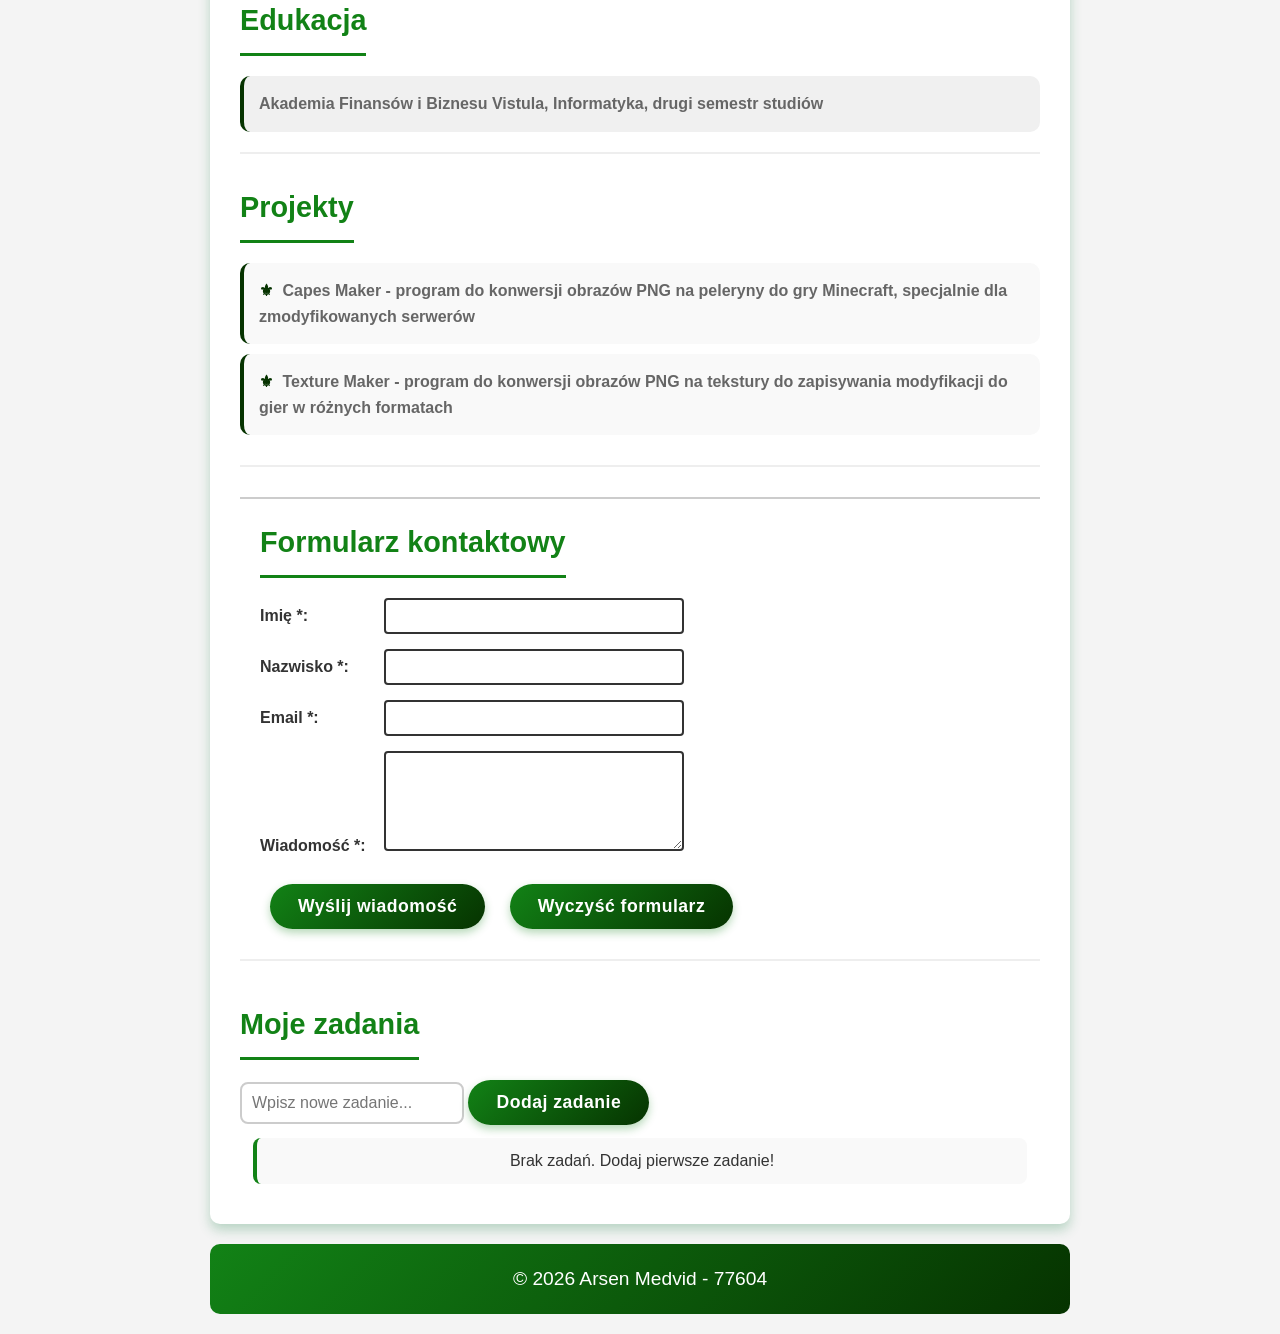
<file: zad7_localstrorage/index.html>
<!DOCTYPE html>
<html lang="pl">

<head>
	<meta charset="UTF-8">
	<meta name="viewport" content="width=device-width, initial-scale=1.0">
	<title>Moje CV - Arsen Medvid</title>
	<link id="ThemeStylesheet" rel="stylesheet" href="green.css">
</head>

<body>
	<header>
		<h1>Arsen Medvid - 77604</h1>
		<img src="image.gif" alt="Moje Zdjęcie profilowe">
	</header>

	<div>
		<button id="themeBtn">Zmień motyw</button>
		<button id="toggleProjectsBtn">Ukryj / pokaż projekty</button>
	</div>

	<main>
		<section>
			<h2>Kontakt</h2>
			<p>Email: <a href="mailto:amedvid2@stu.vistula.edu.pl">amedvid2@stu.vistula.edu.pl</a></p>
			<p>Telefon: <a href="tel:+48503905204">+48503905204</a></p>
			<p>Miasto: Warszawa, Polska</p>

			<p>
				<a href="https://github.com/PL77604" target="_blank" rel="noopener noreferrer">GitHub</a>
				<a href="https://www.linkedin.com/in/arsen-medvid-6414993b8/" target="_blank"
					rel="noopener noreferrer">LinkedIn</a>
			</p>
		</section>

		<section>
			<h2>O mnie</h2>
			<p>Jestem studentem drugiego semestru Informatyki na Uniwersytecie Vistula. Chcę w przyszłości odnieść
				sukces i zająć się tworzeniem stron internetowych oraz programowaniem w języku Java.</p>
		</section>

		<section>
			<h2>Umiejętności</h2>
			<ul id="skills-list"></ul>
		</section>

		<section>
			<h2>Doświadczenie</h2>
			<article>
				<h3>administrator techniczny serwera Minecraft z modami</h3>
				<p>2024-2025</p>
				<p>Naprawianie problemów z serwerem, przepisywanie niektórych wtyczek, przepisywanie modyfikacji</p>
			</article>

			<article>
				<h3>osoba wypełniająca podstawowy formularz GitHub</h3>
				<p>2025-obecnie</p>
				<p>Przygotowuję się do rozmów kwalifikacyjnych poprzez rozwijanie projektów na GitHub</p>
			</article>
		</section>

		<section>
			<h2>Edukacja</h2>
			<p>Akademia Finansów i Biznesu Vistula, Informatyka, drugi semestr studiów</p>
		</section>

		<section id="projectsSection">
			<h2>Projekty</h2>
			<ul id="projects-list"></ul>
		</section>

		<section id="contactFormSection">
			<h2>Formularz kontaktowy</h2>
			<form id="contactForm">
				<div>
					<label for="name">Imię *:</label>
					<input type="text" id="name" name="name">
					<span class="error" id="nameError"></span>
				</div>

				<div>
					<label for="surname">Nazwisko *:</label>
					<input type="text" id="surname" name="surname">
					<span class="error" id="surnameError"></span>
				</div>

				<div>
					<label for="email">Email *:</label>
					<input type="email" id="email" name="email">
					<span class="error" id="emailError"></span>
				</div>

				<div>
					<label for="message">Wiadomość *:</label>
					<textarea id="message" name="message" rows="5"></textarea>
					<span class="error" id="messageError"></span>
				</div>

				<button type="submit">Wyślij wiadomość</button>
				<button type="reset">Wyczyść formularz</button>
			</form>
		</section>

		<section id="localStorageSection">
			<h2>Moje zadania</h2>
			<div>
				<input type="text" id="todoInput" placeholder="Wpisz nowe zadanie...">
				<button id="addTodoBtn">Dodaj zadanie</button>
			</div>
			<ul id="todoList"></ul>
		</section>
	</main>

	<footer>
		<p>© 2026 Arsen Medvid - 77604</p>
	</footer>

	<script src="script.js"></script>
</body>

</html>
</file>
<file: zad2_css/styles.css>
* {
	margin: 0;
	padding: 0;
	box-sizing: border-box;
}

body {
	font-family: 'Segoe UI', 'Segoe UI', Tahoma, Geneva, Verdana, sans-serif;
	line-height: 1.6;
	color: #333;
	background-color: #f4f4f4;
	padding: 20px;
	max-width: 900px;
	margin: 0 auto;
}

	/* Header */
header {
	background: linear-gradient(135deg, #128216 0%, #063300 100%);
	color: white;
	padding: 40px 30px;
	border-radius: 10px 10px 0 0;
	text-align: center;
	box-shadow: 0 6px 12px rgba(46, 139, 87, 0.3);	
}
	
header h1 {
	font-size: 2.5em;
	margin-bottom: 15px;
	text-shadow: 2px 2px 4px rgba(46, 139, 87, 0.3)
}

header img {
	width: 150px;
	height: 150px;
	border-radius: 50%;
	border: 4px solid white;
	box-shadow: 0 6px 12px rgba(46, 139, 87, 0.3);
	object-fit: cover;
	background-color: #ddd;
}

/* Main */
main {
	background: white;
	padding: 30px;
	box-shadow: 0 6px 12px rgba(46, 139, 87, 0.3);
	border-radius: 0 0 10px 10px;
}

/* Sekcje */
section {
	margin-bottom: 30px;
	padding-bottom: 20px;
	border-bottom: 2px solid #eee;
}

section:last-child {
	border-bottom: none;
	margin-bottom: 0;
	padding-bottom: 0;
}

section h2 {
	color: #128216;
	font-size: 1.8em;
	margin-bottom: 20px;
	padding-bottom: 10px;
	border-bottom: 3px solid #128216;
	display: inline-block;
}

/* Kontakt */
section:first-of-type p {
	margin-bottom: 10px;
}

section:first-of-type a {
	color: #128216;
	text-decoration: none;
	transition: color 0.3s;
}

section:first-of-type a:hover {
	color: #4A734B;
	text-decoration: underline;
}

/* Linki zewnętrzne (GitHub, LinkedIn) */
section:first-of-type p:last-of-type {
	margin-top: 15px;
	padding-top: 15px;
	border-top: 1px dashed #ddd;
}

section:first-of-type p:last-of-type a {
	display: inline-block;
	padding: 8px 20px;
	margin-right: 10px;
	background: linear-gradient(135deg, #128216 0%, #4A734B 100%);
	color: white;
	border-radius: 25px;
	font-weight: bold;
	transition: transform 0.3s, box-shadow 0.3;
}

section:first-of-type p:last-of-type a:hover {
	transform: translateY(-2px);
	box-shadow: 0 4px 12px rgba(46, 139, 87, 0.4);
	text-decoration: none;
}

/* O mnie */
section:nth-of-type(2) p {
	font-size: 1em;
	line-height: 1.8;
	padding: 20px;
	font-weight: bold;
	border-radius: 10px;
	border-left: 4px solid #063300;
	color: #666;
}

/* Umiejętności */
section:nth-of-type(3) ul {
	list-style: none;
	display: grid;
	grid-template-columns: repeat(auto-fit, minmax(150px, 1fr));
	gap: 10px;
}

section:nth-of-type(3) li {
	background: linear-gradient(135deg, #128216 0%, #063300 100%);
	color: white;
	padding: 10px 15px;
	border-radius: 25px;
	text-align: center;
	font-weight: bold;
	box-shadow: 0 2px 4px rgba(0, 0, 0, 0.1);
	transition: transform 0.3s;
}

section:nth-of-type(3) li:hover {
			transform: scale(1.05);
}

/* Doświadczenie */
article {
	background: #f9f9f9;
	padding: 20px;
	border-radius: 10px;
	margin-bottom: 15px;
	border-left: 4px solid #063300;
	transition: transform 0.3s, box-shadow 0.3s;
}

article h3 {
	color: #333;
	font-size: 1.3em;
	margin-bottom: 10px;
	text-transform: capitalize;
}

article p:first-of-type {
	color: #128216;
	font-weight: bold;
	margin-bottom: 10px;
}

article p:last-of-type {
	color: #666;
	font-weight: bold;
}

/* Edukacja */
section:nth-of-type(5) p {
	background: #f0f0f0;
	padding: 15px;
	border-radius: 10px;
	font-weight: bold;
	border-left: 4px solid #063300;
	color: #666;
}

/* Projekty */
section:nth-of-type(6) ul {
	list-style: none;
}

section:nth-of-type(6) li {
	background: #f9f9f9;
	padding: 15px;
	margin-bottom: 10px;
	border-radius: 10px;
	font-weight: bold;
	color: #666;
	border-left: 4px solid #063300;
	transition: transform 0.3s;
}

section:nth-of-type(6) li:before {
	content: "⚜ ";
	margin-right: 5px;
	font-weight: bold;
	color: #063300;
}

/* Footer */
footer {
	text-align: center;
	margin-top: 20px;
	padding: 20px;
	background: linear-gradient(135deg, #128216 0%, #063300 100%);
	color: white;
	border-radius: 10px;
}

footer p {
	font-size: 1.2em;
}
</file>
<file: zad3_motyw/red.css>
* {
	margin: 0;
	padding: 0;
	box-sizing: border-box;
}

body {
	font-family: 'Times New Roman', Times, serif;
	line-height: 1.6;
	color: #333;
	background-color: #f4f4f4;
	padding: 40px;
	max-width: 900px;
	margin: 0 auto;
}

	/* Header */
header {
	background: linear-gradient(135deg, #710101 0%, #411B1B 100%);
	color: white;
	padding: 40px 30px;
	border-radius: 10px 10px 0 0;
	text-align: center;
		
}
	
header h1 {
	font-size: 2.5em;
	margin-bottom: 15px;
}

header img {
	width: 150px;
	height: 150px;
	border-radius: 50%;
	border: 4px solid white;
	object-fit: cover;
	background-color: #ddd;
}

/* Main */
main {
	background: white;
	padding: 30px;
	border-radius: 0 0 10px 10px;
}

/* Sekcje */
section {
	margin-bottom: 30px;
	padding-bottom: 20px;
	border-bottom: 2px solid #eee;
}

section:last-child {
	border-bottom: none;
	margin-bottom: 0;
	padding-bottom: 0;
}

section h2 {
	color: #710101;
	font-size: 1.8em;
	margin-bottom: 20px;
	padding-bottom: 10px;
	border-bottom: 3px solid #710101;
	display: inline-block;
}

/* Kontakt */
section:first-of-type p {
	margin-bottom: 10px;
	font-weight: bold;
}

section:first-of-type a {
	color: #710101;
	text-decoration: none;
	transition: color 0.3s;
}

section:first-of-type a:hover {
	color: #411B1B;
	text-decoration: underline;
}

/* Linki zewnętrzne (GitHub, LinkedIn) */
section:first-of-type p:last-of-type {
	margin-top: 20px;
	padding-top: 20px;
	border-top: 1px dashed #ddd;
}

section:first-of-type p:last-of-type a {
	display: inline-block;
	padding: 8px 20px;
	margin-right: 10px;
	background: linear-gradient(135deg, #710101 0%, #411B1B 100%);
	color: white;
	border-radius: 25px;
	font-weight: bold;
	transition: transform 0.3s, box-shadow 0.3;
}

section:first-of-type p:last-of-type a:hover {
	transform: translateY(-2px);
	text-decoration: none;
}

/* O mnie */
section:nth-of-type(2) p {
	font-size: 1em;
	line-height: 1.8;
	padding: 20px;
	font-weight: bold;
	border-radius: 10px;
	border-left: 4px solid #411B1B;
	color: #666;
}

/* Umiejętności */
section:nth-of-type(3) ul {
	list-style: none;
	display: grid;
	grid-template-columns: repeat(auto-fit, minmax(150px, 1fr));
	gap: 10px;
}

section:nth-of-type(3) li {
	background: linear-gradient(135deg, #710101 0%, #411B1B 100%);
	color: white;
	padding: 10px 15px;
	border-radius: 25px;
	text-align: center;
	font-weight: bold;
	box-shadow: 0 2px 4px rgba(0, 0, 0, 0.1);
	transition: transform 0.3s;
}

section:nth-of-type(3) li:hover {
			transform: scale(1.05);
}

/* Doświadczenie */
article {
	background: #f9f9f9;
	padding: 20px;
	border-radius: 10px;
	margin-bottom: 15px;
	border-left: 4px solid #411B1B;
	transition: transform 0.3s, box-shadow 0.3s;
}

article h3 {
	color: #333;
	font-size: 1.3em;
	margin-bottom: 10px;
	text-transform: capitalize;
}

article p:first-of-type {
	color: #710101;
	font-weight: bold;
	margin-bottom: 10px;
}

article p:last-of-type {
	color: #666;
	font-weight: bold;
}

/* Edukacja */
section:nth-of-type(5) p {
	background: #f0f0f0;
	padding: 15px;
	border-radius: 10px;
	font-weight: bold;
	border-left: 4px solid #411B1B;
	color: #666;
}

/* Projekty */
section:nth-of-type(6) ul {
	list-style: none;
}

section:nth-of-type(6) li {
	background: #f9f9f9;
	padding: 15px;
	margin-bottom: 15px;
	border-radius: 15px;
	font-weight: bold;
	color: #666;
	border-left: 4px solid #411B1B;
	transition: transform 0.3s;
}

section:nth-of-type(6) li:before {
	content: "⚜ ";
	margin-right: 5px;
	font-weight: bold;
	color: #411B1B;
}

/* Footer */
footer {
	text-align: center;
	margin-top: 20px;
	padding: 20px;
	background: linear-gradient(135deg, #710101 0%, #411B1B 100%);
	color: white;
	border-radius: 10px;
}

footer p {
	font-size: 1.2em;
}
</file>
<file: zad4_js/green.css>
* {
	margin: 0;
	padding: 0;
	box-sizing: border-box;
}

body {
	font-family: 'Segoe UI', 'Segoe UI', Tahoma, Geneva, Verdana, sans-serif;
	line-height: 1.6;
	color: #333;
	background-color: #f4f4f4;
	padding: 20px;
	max-width: 900px;
	margin: 0 auto;
}

	/* Header */
header {
	background: linear-gradient(135deg, #128216 0%, #063300 100%);
	color: white;
	padding: 40px 30px;
	border-radius: 10px 10px 0 0;
	text-align: center;
	box-shadow: 0 6px 12px rgba(46, 139, 87, 0.3);	
}
	
header h1 {
	font-size: 2.5em;
	margin-bottom: 15px;
	text-shadow: 2px 2px 4px rgba(46, 139, 87, 0.3)
}

header img {
	width: 150px;
	height: 150px;
	border-radius: 50%;
	border: 4px solid white;
	box-shadow: 0 6px 12px rgba(46, 139, 87, 0.3);
	object-fit: cover;
	background-color: #ddd;
}

/* Buttons */
button {
	background: linear-gradient(135deg, #128216 0%, #063300 100%);
	color: white;
	border: none;
	margin: 10px;
	padding: 12px 28px;
	font-size: 1.1em;
	font-weight: bold;
	border-radius: 40px;
	cursor: pointer;
	transition: all 0.3s ease;
	box-shadow: 0 4px 8px rgba(18, 130, 22, 0.3);
	letter-spacing: 0.5px;
}

button:hover {
	transform: translateY(-3px);
	box-shadow: 0 2px 6px rgba(18, 130, 22, 0.4);
}

button:active {
	transform: translateY(1px);
	box-shadow: 0 2px 6px rgba(18, 130, 22, 0.5);
}

/* Main */
main {
	background: white;
	padding: 30px;
	box-shadow: 0 6px 12px rgba(46, 139, 87, 0.3);
	border-radius: 0 0 10px 10px;
}

/* Sekcje */
section {
	margin-bottom: 30px;
	padding-bottom: 20px;
	border-bottom: 2px solid #eee;
}

section:last-child {
	border-bottom: none;
	margin-bottom: 0;
	padding-bottom: 0;
}

section h2 {
	color: #128216;
	font-size: 1.8em;
	margin-bottom: 20px;
	padding-bottom: 10px;
	border-bottom: 3px solid #128216;
	display: inline-block;
}

/* Kontakt */
section:first-of-type p {
	margin-bottom: 10px;
}

section:first-of-type a {
	color: #128216;
	text-decoration: none;
	transition: color 0.3s;
}

section:first-of-type a:hover {
	color: #4A734B;
	text-decoration: underline;
}

/* Linki zewnętrzne (GitHub, LinkedIn) */
section:first-of-type p:last-of-type {
	margin-top: 15px;
	padding-top: 15px;
	border-top: 1px dashed #ddd;
}

section:first-of-type p:last-of-type a {
	display: inline-block;
	padding: 8px 20px;
	margin-right: 10px;
	background: linear-gradient(135deg, #128216 0%, #4A734B 100%);
	color: white;
	border-radius: 25px;
	font-weight: bold;
	transition: transform 0.3s, box-shadow 0.3;
}

section:first-of-type p:last-of-type a:hover {
	transform: translateY(-2px);
	box-shadow: 0 4px 12px rgba(46, 139, 87, 0.4);
	text-decoration: none;
}

/* O mnie */
section:nth-of-type(2) p {
	font-size: 1em;
	line-height: 1.8;
	padding: 20px;
	font-weight: bold;
	border-radius: 10px;
	border-left: 4px solid #063300;
	color: #666;
}

/* Umiejętności */
section:nth-of-type(3) ul {
	list-style: none;
	display: grid;
	grid-template-columns: repeat(auto-fit, minmax(150px, 1fr));
	gap: 10px;
}

section:nth-of-type(3) li {
	background: linear-gradient(135deg, #128216 0%, #063300 100%);
	color: white;
	padding: 10px 15px;
	border-radius: 25px;
	text-align: center;
	font-weight: bold;
	box-shadow: 0 2px 4px rgba(0, 0, 0, 0.1);
	transition: transform 0.3s;
}

section:nth-of-type(3) li:hover {
			transform: scale(1.05);
}

/* Doświadczenie */
article {
	background: #f9f9f9;
	padding: 20px;
	border-radius: 10px;
	margin-bottom: 15px;
	border-left: 4px solid #063300;
	transition: transform 0.3s, box-shadow 0.3s;
}

article h3 {
	color: #333;
	font-size: 1.3em;
	margin-bottom: 10px;
	text-transform: capitalize;
}

article p:first-of-type {
	color: #128216;
	font-weight: bold;
	margin-bottom: 10px;
}

article p:last-of-type {
	color: #666;
	font-weight: bold;
}

/* Edukacja */
section:nth-of-type(5) p {
	background: #f0f0f0;
	padding: 15px;
	border-radius: 10px;
	font-weight: bold;
	border-left: 4px solid #063300;
	color: #666;
}

/* Projekty */
section:nth-of-type(6) ul {
	list-style: none;
}

section:nth-of-type(6) li {
	background: #f9f9f9;
	padding: 15px;
	margin-bottom: 10px;
	border-radius: 10px;
	font-weight: bold;
	color: #666;
	border-left: 4px solid #063300;
	transition: transform 0.3s;
}

section:nth-of-type(6) li:before {
	content: "⚜ ";
	margin-right: 5px;
	font-weight: bold;
	color: #063300;
}

/* Footer */
footer {
	text-align: center;
	margin-top: 20px;
	padding: 20px;
	background: linear-gradient(135deg, #128216 0%, #063300 100%);
	color: white;
	border-radius: 10px;
}

footer p {
	font-size: 1.2em;
}
</file>
<file: zad5_form/green.css>
* {
	margin: 0;
	padding: 0;
	box-sizing: border-box;
}

body {
	font-family: 'Segoe UI', 'Segoe UI', Tahoma, Geneva, Verdana, sans-serif;
	line-height: 1.6;
	color: #333;
	background-color: #f4f4f4;
	padding: 20px;
	max-width: 900px;
	margin: 0 auto;
}

	/* Header */
header {
	background: linear-gradient(135deg, #128216 0%, #063300 100%);
	color: white;
	padding: 40px 30px;
	border-radius: 10px 10px 0 0;
	text-align: center;
	box-shadow: 0 6px 12px rgba(46, 139, 87, 0.3);	
}
	
header h1 {
	font-size: 2.5em;
	margin-bottom: 15px;
	text-shadow: 2px 2px 4px rgba(46, 139, 87, 0.3)
}

header img {
	width: 150px;
	height: 150px;
	border-radius: 50%;
	border: 4px solid white;
	box-shadow: 0 6px 12px rgba(46, 139, 87, 0.3);
	object-fit: cover;
	background-color: #ddd;
}

/* Buttons */
button {
	background: linear-gradient(135deg, #128216 0%, #063300 100%);
	color: white;
	border: none;
	margin: 10px;
	padding: 12px 28px;
	font-size: 1.1em;
	font-weight: bold;
	border-radius: 40px;
	cursor: pointer;
	transition: all 0.3s ease;
	box-shadow: 0 4px 8px rgba(18, 130, 22, 0.3);
	letter-spacing: 0.5px;
}

button:hover {
	transform: translateY(-3px);
	box-shadow: 0 2px 6px rgba(18, 130, 22, 0.4);
}

button:active {
	transform: translateY(1px);
	box-shadow: 0 2px 6px rgba(18, 130, 22, 0.5);
}

/* Main */
main {
	background: white;
	padding: 30px;
	box-shadow: 0 6px 12px rgba(46, 139, 87, 0.3);
	border-radius: 0 0 10px 10px;
}

/* Sekcje */
section {
	margin-bottom: 30px;
	padding-bottom: 20px;
	border-bottom: 2px solid #eee;
}

section:last-child {
	border-bottom: none;
	margin-bottom: 0;
	padding-bottom: 0;
}

section h2 {
	color: #128216;
	font-size: 1.8em;
	margin-bottom: 20px;
	padding-bottom: 10px;
	border-bottom: 3px solid #128216;
	display: inline-block;
}

/* Kontakt */
section:first-of-type p {
	margin-bottom: 10px;
}

section:first-of-type a {
	color: #128216;
	text-decoration: none;
	transition: color 0.3s;
}

section:first-of-type a:hover {
	color: #4A734B;
	text-decoration: underline;
}

/* Linki zewnętrzne (GitHub, LinkedIn) */
section:first-of-type p:last-of-type {
	margin-top: 15px;
	padding-top: 15px;
	border-top: 1px dashed #ddd;
}

section:first-of-type p:last-of-type a {
	display: inline-block;
	padding: 8px 20px;
	margin-right: 10px;
	background: linear-gradient(135deg, #128216 0%, #4A734B 100%);
	color: white;
	border-radius: 25px;
	font-weight: bold;
	transition: transform 0.3s, box-shadow 0.3;
}

section:first-of-type p:last-of-type a:hover {
	transform: translateY(-2px);
	box-shadow: 0 4px 12px rgba(46, 139, 87, 0.4);
	text-decoration: none;
}

/* O mnie */
section:nth-of-type(2) p {
	font-size: 1em;
	line-height: 1.8;
	padding: 20px;
	font-weight: bold;
	border-radius: 10px;
	border-left: 4px solid #063300;
	color: #666;
}

/* Umiejętności */
section:nth-of-type(3) ul {
	list-style: none;
	display: grid;
	grid-template-columns: repeat(auto-fit, minmax(150px, 1fr));
	gap: 10px;
}

section:nth-of-type(3) li {
	background: linear-gradient(135deg, #128216 0%, #063300 100%);
	color: white;
	padding: 10px 15px;
	border-radius: 25px;
	text-align: center;
	font-weight: bold;
	box-shadow: 0 2px 4px rgba(0, 0, 0, 0.1);
	transition: transform 0.3s;
}

section:nth-of-type(3) li:hover {
			transform: scale(1.05);
}

/* Doświadczenie */
article {
	background: #f9f9f9;
	padding: 20px;
	border-radius: 10px;
	margin-bottom: 15px;
	border-left: 4px solid #063300;
	transition: transform 0.3s, box-shadow 0.3s;
}

article h3 {
	color: #333;
	font-size: 1.3em;
	margin-bottom: 10px;
	text-transform: capitalize;
}

article p:first-of-type {
	color: #128216;
	font-weight: bold;
	margin-bottom: 10px;
}

article p:last-of-type {
	color: #666;
	font-weight: bold;
}

/* Edukacja */
section:nth-of-type(5) p {
	background: #f0f0f0;
	padding: 15px;
	border-radius: 10px;
	font-weight: bold;
	border-left: 4px solid #063300;
	color: #666;
}

/* Projekty */
section:nth-of-type(6) ul {
	list-style: none;
}

section:nth-of-type(6) li {
	background: #f9f9f9;
	padding: 15px;
	margin-bottom: 10px;
	border-radius: 10px;
	font-weight: bold;
	color: #666;
	border-left: 4px solid #063300;
	transition: transform 0.3s;
}

section:nth-of-type(6) li:before {
	content: "⚜ ";
	margin-right: 5px;
	font-weight: bold;
	color: #063300;
}

/* Formularz */
#contactFormSection {
	margin-top: 30px;
	padding: 20px;
	border-top: 2px solid #ccc;
}

#contactForm div {
	margin-bottom: 15px;
}

#contactForm label {
	display: inline-block;
	width: 120px;
	font-weight: bold;
}

#contactForm input, #contactForm textarea {
    width: 300px;
    padding: 8px;
    border: 2px solid #333;  
    border-radius: 4px;
    background-color: #fff;   
    font-size: 14px;
    transition: all 0.3s ease;
}

#contactForm input:focus, #contactForm textarea:focus {
    border-color: #007bff;  
    outline: none;
    box-shadow: 0 0 8px rgba(0, 123, 255, 0.5);
}

.error {
	color: red;
	font-size: 12px;
	margin-left: 10px;
}

input.error-border, textarea.error-border {
	border: 2px solid red !important;
	background-color: #ffe6e6;
}

button {
	padding: 8px 15px;
	margin-right: 10px;
	cursor: pointer;
}

/* Footer */
footer {
	text-align: center;
	margin-top: 20px;
	padding: 20px;
	background: linear-gradient(135deg, #128216 0%, #063300 100%);
	color: white;
	border-radius: 10px;
}

footer p {
	font-size: 1.2em;
}
</file>
<file: zad6_json/green.css>
* {
	margin: 0;
	padding: 0;
	box-sizing: border-box;
}

body {
	font-family: 'Segoe UI', 'Segoe UI', Tahoma, Geneva, Verdana, sans-serif;
	line-height: 1.6;
	color: #333;
	background-color: #f4f4f4;
	padding: 20px;
	max-width: 900px;
	margin: 0 auto;
}

	/* Header */
header {
	background: linear-gradient(135deg, #128216 0%, #063300 100%);
	color: white;
	padding: 40px 30px;
	border-radius: 10px 10px 0 0;
	text-align: center;
	box-shadow: 0 6px 12px rgba(46, 139, 87, 0.3);	
}
	
header h1 {
	font-size: 2.5em;
	margin-bottom: 15px;
	text-shadow: 2px 2px 4px rgba(46, 139, 87, 0.3)
}

header img {
	width: 150px;
	height: 150px;
	border-radius: 50%;
	border: 4px solid white;
	box-shadow: 0 6px 12px rgba(46, 139, 87, 0.3);
	object-fit: cover;
	background-color: #ddd;
}

/* Buttons */
button {
	background: linear-gradient(135deg, #128216 0%, #063300 100%);
	color: white;
	border: none;
	margin: 10px;
	padding: 12px 28px;
	font-size: 1.1em;
	font-weight: bold;
	border-radius: 40px;
	cursor: pointer;
	transition: all 0.3s ease;
	box-shadow: 0 4px 8px rgba(18, 130, 22, 0.3);
	letter-spacing: 0.5px;
}

button:hover {
	transform: translateY(-3px);
	box-shadow: 0 2px 6px rgba(18, 130, 22, 0.4);
}

button:active {
	transform: translateY(1px);
	box-shadow: 0 2px 6px rgba(18, 130, 22, 0.5);
}

/* Main */
main {
	background: white;
	padding: 30px;
	box-shadow: 0 6px 12px rgba(46, 139, 87, 0.3);
	border-radius: 0 0 10px 10px;
}

/* Sekcje */
section {
	margin-bottom: 30px;
	padding-bottom: 20px;
	border-bottom: 2px solid #eee;
}

section:last-child {
	border-bottom: none;
	margin-bottom: 0;
	padding-bottom: 0;
}

section h2 {
	color: #128216;
	font-size: 1.8em;
	margin-bottom: 20px;
	padding-bottom: 10px;
	border-bottom: 3px solid #128216;
	display: inline-block;
}

/* Kontakt */
section:first-of-type p {
	margin-bottom: 10px;
}

section:first-of-type a {
	color: #128216;
	text-decoration: none;
	transition: color 0.3s;
}

section:first-of-type a:hover {
	color: #4A734B;
	text-decoration: underline;
}

/* Linki zewnętrzne (GitHub, LinkedIn) */
section:first-of-type p:last-of-type {
	margin-top: 15px;
	padding-top: 15px;
	border-top: 1px dashed #ddd;
}

section:first-of-type p:last-of-type a {
	display: inline-block;
	padding: 8px 20px;
	margin-right: 10px;
	background: linear-gradient(135deg, #128216 0%, #4A734B 100%);
	color: white;
	border-radius: 25px;
	font-weight: bold;
	transition: transform 0.3s, box-shadow 0.3;
}

section:first-of-type p:last-of-type a:hover {
	transform: translateY(-2px);
	box-shadow: 0 4px 12px rgba(46, 139, 87, 0.4);
	text-decoration: none;
}

/* O mnie */
section:nth-of-type(2) p {
	font-size: 1em;
	line-height: 1.8;
	padding: 20px;
	font-weight: bold;
	border-radius: 10px;
	border-left: 4px solid #063300;
	color: #666;
}

/* Umiejętności */
section:nth-of-type(3) ul {
	list-style: none;
	display: grid;
	grid-template-columns: repeat(auto-fit, minmax(150px, 1fr));
	gap: 10px;
}

section:nth-of-type(3) li {
	background: linear-gradient(135deg, #128216 0%, #063300 100%);
	color: white;
	padding: 10px 15px;
	border-radius: 25px;
	text-align: center;
	font-weight: bold;
	box-shadow: 0 2px 4px rgba(0, 0, 0, 0.1);
	transition: transform 0.3s;
}

section:nth-of-type(3) li:hover {
			transform: scale(1.05);
}

/* Doświadczenie */
article {
	background: #f9f9f9;
	padding: 20px;
	border-radius: 10px;
	margin-bottom: 15px;
	border-left: 4px solid #063300;
	transition: transform 0.3s, box-shadow 0.3s;
}

article h3 {
	color: #333;
	font-size: 1.3em;
	margin-bottom: 10px;
	text-transform: capitalize;
}

article p:first-of-type {
	color: #128216;
	font-weight: bold;
	margin-bottom: 10px;
}

article p:last-of-type {
	color: #666;
	font-weight: bold;
}

/* Edukacja */
section:nth-of-type(5) p {
	background: #f0f0f0;
	padding: 15px;
	border-radius: 10px;
	font-weight: bold;
	border-left: 4px solid #063300;
	color: #666;
}

/* Projekty */
section:nth-of-type(6) ul {
	list-style: none;
}

section:nth-of-type(6) li {
	background: #f9f9f9;
	padding: 15px;
	margin-bottom: 10px;
	border-radius: 10px;
	font-weight: bold;
	color: #666;
	border-left: 4px solid #063300;
	transition: transform 0.3s;
}

section:nth-of-type(6) li:before {
	content: "⚜ ";
	margin-right: 5px;
	font-weight: bold;
	color: #063300;
}

/* Formularz */
#contactFormSection {
	margin-top: 30px;
	padding: 20px;
	border-top: 2px solid #ccc;
}

#contactForm div {
	margin-bottom: 15px;
}

#contactForm label {
	display: inline-block;
	width: 120px;
	font-weight: bold;
}

#contactForm input, #contactForm textarea {
    width: 300px;
    padding: 8px;
    border: 2px solid #333;  
    border-radius: 4px;
    background-color: #fff;   
    font-size: 14px;
    transition: all 0.3s ease;
}

#contactForm input:focus, #contactForm textarea:focus {
    border-color: #007bff;  
    outline: none;
    box-shadow: 0 0 8px rgba(0, 123, 255, 0.5);
}

.error {
	color: red;
	font-size: 12px;
	margin-left: 10px;
}

input.error-border, textarea.error-border {
	border: 2px solid red !important;
	background-color: #ffe6e6;
}

button {
	padding: 8px 15px;
	margin-right: 10px;
	cursor: pointer;
}

/* Footer */
footer {
	text-align: center;
	margin-top: 20px;
	padding: 20px;
	background: linear-gradient(135deg, #128216 0%, #063300 100%);
	color: white;
	border-radius: 10px;
}

footer p {
	font-size: 1.2em;
}
</file>
<file: zad7_localstrorage/green.css>
* {
	margin: 0;
	padding: 0;
	box-sizing: border-box;
}

body {
	font-family: 'Segoe UI', Tahoma, Geneva, Verdana, sans-serif;
	line-height: 1.6;
	color: #333;
	background-color: #f4f4f4;
	padding: 20px;
	max-width: 900px;
	margin: 0 auto;
}

/* Header */
header {
	background: linear-gradient(135deg, #128216 0%, #063300 100%);
	color: white;
	padding: 40px 30px;
	border-radius: 10px 10px 0 0;
	text-align: center;
	box-shadow: 0 6px 12px rgba(46, 139, 87, 0.3);
}

header h1 {
	font-size: 2.5em;
	margin-bottom: 15px;
	text-shadow: 2px 2px 4px rgba(46, 139, 87, 0.3);
}

header img {
	width: 150px;
	height: 150px;
	border-radius: 50%;
	border: 4px solid white;
	box-shadow: 0 6px 12px rgba(46, 139, 87, 0.3);
	object-fit: cover;
	background-color: #ddd;
}

/* Buttons */
button {
	background: linear-gradient(135deg, #128216 0%, #063300 100%);
	color: white;
	border: none;
	margin: 10px;
	padding: 12px 28px;
	font-size: 1.1em;
	font-weight: bold;
	border-radius: 40px;
	cursor: pointer;
	transition: all 0.3s ease;
	box-shadow: 0 4px 8px rgba(18, 130, 22, 0.3);
	letter-spacing: 0.5px;
}

button:hover {
	transform: translateY(-3px);
	box-shadow: 0 2px 6px rgba(18, 130, 22, 0.4);
}

button:active {
	transform: translateY(1px);
	box-shadow: 0 2px 6px rgba(18, 130, 22, 0.5);
}

/* Main */
main {
	background: white;
	padding: 30px;
	box-shadow: 0 6px 12px rgba(46, 139, 87, 0.3);
	border-radius: 0 0 10px 10px;
}

/* Sekcje */
section {
	margin-bottom: 30px;
	padding-bottom: 20px;
	border-bottom: 2px solid #eee;
}

section:last-child {
	border-bottom: none;
	margin-bottom: 0;
	padding-bottom: 0;
}

section h2 {
	color: #128216;
	font-size: 1.8em;
	margin-bottom: 20px;
	padding-bottom: 10px;
	border-bottom: 3px solid #128216;
	display: inline-block;
}

/* Kontakt */
section:first-of-type p {
	margin-bottom: 10px;
}

section:first-of-type a {
	color: #128216;
	text-decoration: none;
	transition: color 0.3s;
}

section:first-of-type a:hover {
	color: #4A734B;
	text-decoration: underline;
}

/* Linki zewnętrzne (GitHub, LinkedIn) */
section:first-of-type p:last-of-type {
	margin-top: 15px;
	padding-top: 15px;
	border-top: 1px dashed #ddd;
}

section:first-of-type p:last-of-type a {
	display: inline-block;
	padding: 8px 20px;
	margin-right: 10px;
	background: linear-gradient(135deg, #128216 0%, #4A734B 100%);
	color: white;
	border-radius: 25px;
	font-weight: bold;
	transition: transform 0.3s, box-shadow 0.3;
}

section:first-of-type p:last-of-type a:hover {
	transform: translateY(-2px);
	box-shadow: 0 4px 12px rgba(46, 139, 87, 0.4);
	text-decoration: none;
}

/* O mnie */
section:nth-of-type(2) p {
	font-size: 1em;
	line-height: 1.8;
	padding: 20px;
	font-weight: bold;
	border-radius: 10px;
	border-left: 4px solid #063300;
	color: #666;
}

/* Umiejętności */
section:nth-of-type(3) ul {
	list-style: none;
	display: grid;
	grid-template-columns: repeat(auto-fit, minmax(150px, 1fr));
	gap: 10px;
}

section:nth-of-type(3) li {
	background: linear-gradient(135deg, #128216 0%, #063300 100%);
	color: white;
	padding: 10px 15px;
	border-radius: 25px;
	text-align: center;
	font-weight: bold;
	box-shadow: 0 2px 4px rgba(0, 0, 0, 0.1);
	transition: transform 0.3s;
}

section:nth-of-type(3) li:hover {
	transform: scale(1.05);
}

/* Doświadczenie */
article {
	background: #f9f9f9;
	padding: 20px;
	border-radius: 10px;
	margin-bottom: 15px;
	border-left: 4px solid #063300;
	transition: transform 0.3s, box-shadow 0.3s;
}

article h3 {
	color: #333;
	font-size: 1.3em;
	margin-bottom: 10px;
	text-transform: capitalize;
}

article p:first-of-type {
	color: #128216;
	font-weight: bold;
	margin-bottom: 10px;
}

article p:last-of-type {
	color: #666;
	font-weight: bold;
}

/* Edukacja */
section:nth-of-type(5) p {
	background: #f0f0f0;
	padding: 15px;
	border-radius: 10px;
	font-weight: bold;
	border-left: 4px solid #063300;
	color: #666;
}

/* Projekty */
section:nth-of-type(6) ul {
	list-style: none;
}

section:nth-of-type(6) li {
	background: #f9f9f9;
	padding: 15px;
	margin-bottom: 10px;
	border-radius: 10px;
	font-weight: bold;
	color: #666;
	border-left: 4px solid #063300;
	transition: transform 0.3s;
}

section:nth-of-type(6) li:before {
	content: "⚜ ";
	margin-right: 5px;
	font-weight: bold;
	color: #063300;
}

/* Formularz */
#contactFormSection {
	margin-top: 30px;
	padding: 20px;
	border-top: 2px solid #ccc;
}

#contactForm div {
	margin-bottom: 15px;
}

#contactForm label {
	display: inline-block;
	width: 120px;
	font-weight: bold;
}

#contactForm input, #contactForm textarea {
	width: 300px;
	padding: 8px;
	border: 2px solid #333;
	border-radius: 4px;
	background-color: #fff;
	font-size: 14px;
	transition: all 0.3s ease;
}

#contactForm input:focus, #contactForm textarea:focus {
	border-color: #007bff;
	outline: none;
	box-shadow: 0 0 8px rgba(0, 123, 255, 0.5);
}

.error {
	color: red;
	font-size: 12px;
	margin-left: 10px;
}

input.error-border, textarea.error-border {
	border: 2px solid red !important;
	background-color: #ffe6e6;
}

/* Footer */
footer {
	text-align: center;
	margin-top: 20px;
	padding: 20px;
	background: linear-gradient(135deg, #128216 0%, #063300 100%);
	color: white;
	border-radius: 10px;
}

footer p {
	font-size: 1.2em;
}

#localStorageSection {
	margin-top: 30px;
	padding-top: 10px;
}

.todo-container {
	display: flex;
	gap: 10px;
	margin-bottom: 20px;
	flex-wrap: wrap;
}

#todoInput {
	flex: 1;
	min-width: 200px;
	padding: 10px;
	border: 2px solid #ccc;
	border-radius: 8px;
	font-size: 16px;
	transition: all 0.3s ease;
}

#todoInput:focus {
	outline: none;
	border-color: #128216;
	box-shadow: 0 0 5px rgba(18, 130, 22, 0.3);
}

#addTodoBtn {
	margin: 0 !important;
	background: linear-gradient(135deg, #128216 0%, #063300 100%);
}

#addTodoBtn:hover {
	transform: translateY(-2px);
}

#todoList {
	list-style: none;
	padding: 0;
}

#todoList li {
	display: flex;
	background: #f9f9f9;
	padding: 10px 10px;
	margin: 13px;
	margin-bottom: 10px;
	border-radius: 8px;
	display: flex;
	justify-content: center;
	align-items: center;
	border-left: 4px solid #128216;
	transition: transform 0.2s, box-shadow 0.2s;
}

.delete-todo-btn {
	background: #dc3545 !important;
	padding: 6px 12px !important;
	margin: 0 !important;
	margin-left: auto !important;   
	font-size: 0.9em !important;
	border-radius: 6px;
}

.empty-todos {
	color: #999;
	padding: 10px;
	text-align: center;
}
</file>
